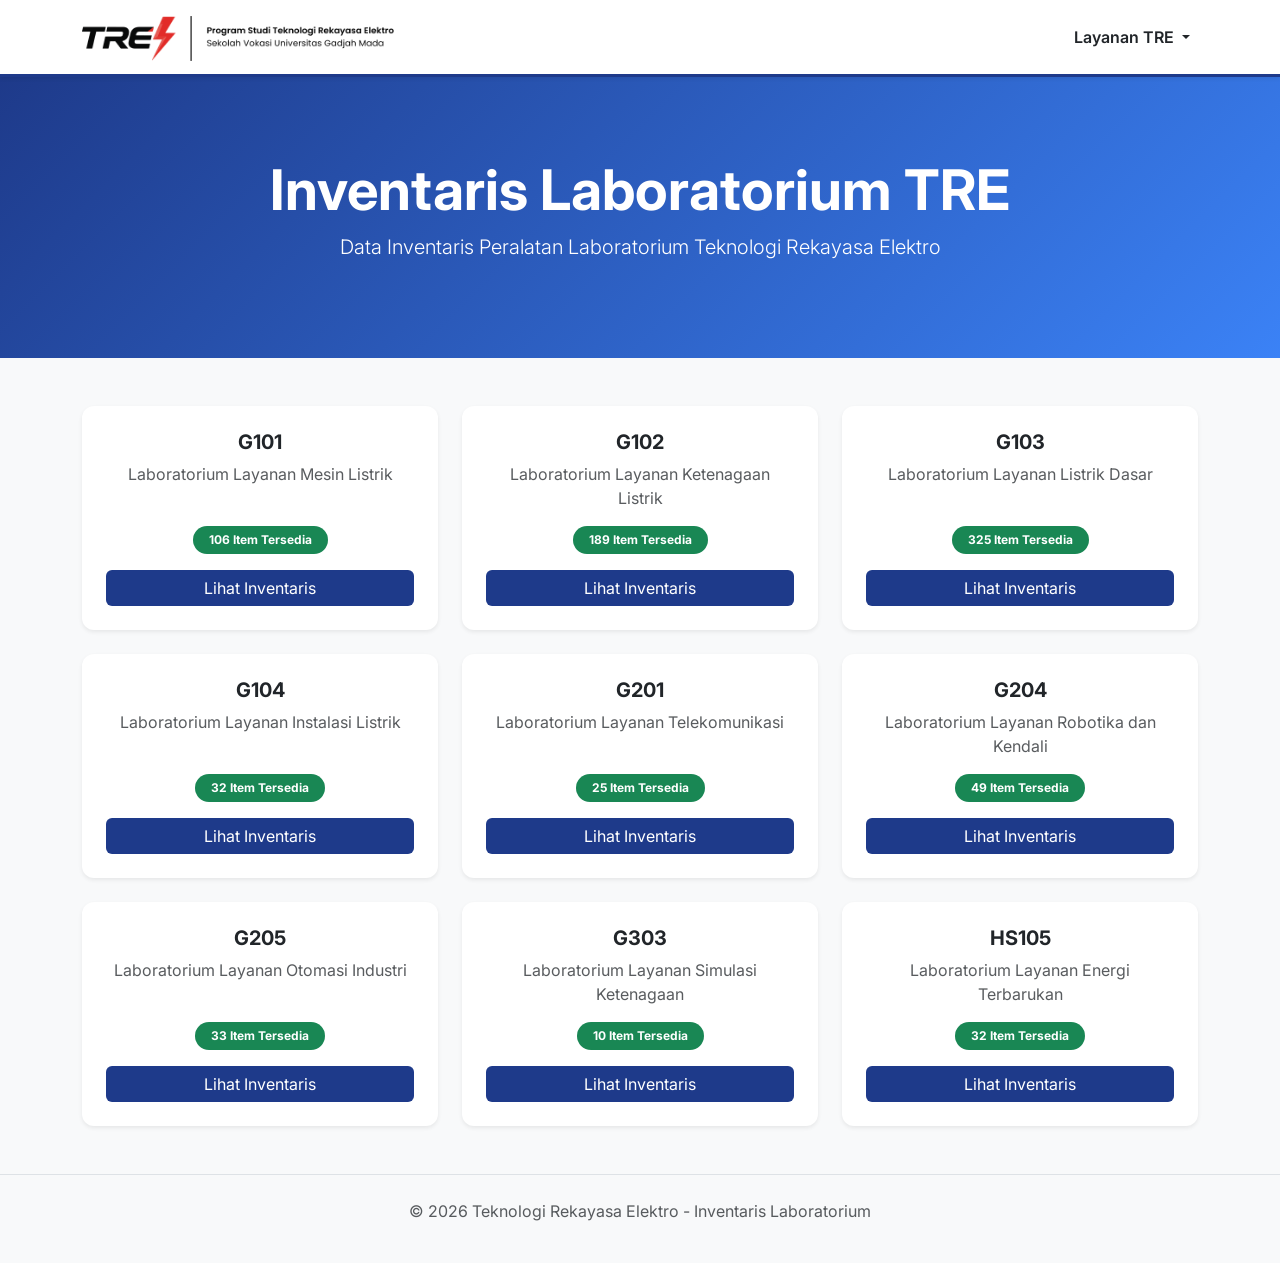
<file: index.html>
﻿<!DOCTYPE html>
<html lang="id">
<head>
    <meta charset="UTF-8">
    <meta name="viewport" content="width=device-width, initial-scale=1.0">
    <title>Inventaris Laboratorium - Teknologi Rekayasa Elektro</title>
    
    <link href="https://cdn.jsdelivr.net/npm/bootstrap@5.3.0/dist/css/bootstrap.min.css" rel="stylesheet">
    <link href="https://fonts.googleapis.com/css2?family=Inter:wght@400;600;700&display=swap" rel="stylesheet">
    <link rel="stylesheet" href="https://cdn.jsdelivr.net/npm/bootstrap-icons@1.10.5/font/bootstrap-icons.css">
    
    <style>
        body { 
            font-family: 'Inter', sans-serif; 
            background-color: #f8f9fa; 
            margin: 0;
        }
        .hero-section { 
            background: linear-gradient(135deg, #1e3a8a 0%, #3b82f6 100%); 
            color: white; 
            padding: 80px 0; 
        }
        .card { 
            border: none; 
            transition: transform 0.3s; 
            border-radius: 12px; 
        }
        .card:hover { 
            transform: translateY(-10px); 
            box-shadow: 0 10px 20px rgba(0,0,0,0.1); 
        }
        .btn-primary { 
            background-color: #1e3a8a; 
            border: none; 
        }
        /* Efek hover untuk menu dropdown agar seragam dengan halaman lain */
        .dropdown-item:hover {
            background-color: #eff6ff;
            color: #1e3a8a;
        }
    </style>
</head>
<body>

    <nav class="navbar navbar-expand-lg bg-white shadow-sm sticky-top" style="border-bottom: 3px solid #1e3a8a;">
        <div class="container">
            <a class="navbar-brand" href="https://tresvugm.github.io/">
                <img src="images/Logo TRE Banner (Colour).png" alt="Logo TRE UGM" height="45" class="d-inline-block align-text-top">
            </a>
            
            <button class="navbar-toggler border-0" type="button" data-bs-toggle="collapse" data-bs-target="#navbarUtama">
                <span class="navbar-toggler-icon"></span>
            </button>
            
            <div class="collapse navbar-collapse justify-content-end" id="navbarUtama">
                                                <ul class="navbar-nav">
                    <li class="nav-item dropdown">
                        <a class="nav-link dropdown-toggle text-dark fw-semibold" href="#" id="navbarDropdown" role="button" data-bs-toggle="dropdown" aria-expanded="false">
                            Layanan TRE
                        </a>
                        <ul class="dropdown-menu dropdown-menu-end shadow-sm border-0 mt-2" aria-labelledby="navbarDropdown">
                            <li>
                                <a class="dropdown-item d-flex align-items-center py-2" href="https://tresvugm.github.io/">
                                    <i class="bi bi-house-door me-2 text-primary"></i> Beranda
                                </a>
                            </li>
                            <li><hr class="dropdown-divider"></li>
                            <li>
                                <a class="dropdown-item d-flex align-items-center py-2" href="https://tresvugm.github.io/praktikum.html">
                                    <i class="bi bi-journal-code me-2 text-primary"></i> Praktikum
                                </a>
                            </li>
                            <li>
                                <a class="dropdown-item d-flex align-items-center py-2" href="https://tresvugm.github.io/Magang-TRE/">
                                    <i class="bi bi-briefcase me-2 text-primary"></i> Magang
                                </a>
                            </li>
                            <li>
                                <a class="dropdown-item d-flex align-items-center py-2" href="https://tresvugm.github.io/Tugas-Akhir-TRE/">
                                    <i class="bi bi-mortarboard me-2 text-primary"></i> Tugas Akhir
                                </a>
                            </li>
                            <li>
                                <a class="dropdown-item d-flex align-items-center py-2" href="https://tresvugm.github.io/Prestasi-TRE/">
                                    <i class="bi bi-trophy me-2 text-primary"></i> Prestasi
                                </a>
                            </li>
                            <li>
                                <a class="dropdown-item d-flex align-items-center py-2" href="https://tresvugm.github.io/Dokumen-Penunjang-TRE/">
                                    <i class="bi bi-folder2-open me-2 text-primary"></i> Dokumen Penunjang
                                </a>
                            </li>
                        </ul>
                    </li>
                </ul>
                    </li>
                </ul>
            </div>
        </div>
    </nav>
    <header class="hero-section text-center">
        <div class="container">
            <h1 class="display-4 fw-bold">Inventaris Laboratorium TRE</h1>
            <p class="lead">Data Inventaris Peralatan Laboratorium Teknologi Rekayasa Elektro</p>
        </div>
    </header>

    <main class="container my-5">
        <div class="row g-4">
            
            <div class="col-md-4">
                <div class="card h-100 shadow-sm">
                    <div class="card-body text-center p-4 d-flex flex-column">
                        <h3 class="card-title h5 fw-bold">G101</h3>
                        <p class="card-text text-muted">Laboratorium Layanan Mesin Listrik</p>
                        <span id="jumlah-g101" class="badge rounded-pill bg-success mb-3 px-3 py-2 w-auto mx-auto mt-auto">Memuat data...</span>
                        <a href="daftar-laboratorium/G101-Layanan-Mesin-Listrik.html" class="btn btn-primary w-100">Lihat Inventaris</a>
                    </div>
                </div>
            </div>

            <div class="col-md-4">
                <div class="card h-100 shadow-sm">
                    <div class="card-body text-center p-4 d-flex flex-column">
                        <h3 class="card-title h5 fw-bold">G102</h3>
                        <p class="card-text text-muted">Laboratorium Layanan Ketenagaan Listrik</p>
                        <span id="jumlah-g102" class="badge rounded-pill bg-success mb-3 px-3 py-2 w-auto mx-auto mt-auto">Memuat data...</span>
                        <a href="daftar-laboratorium/G102-Layanan-Ketenagaan-Listrik.html" class="btn btn-primary w-100">Lihat Inventaris</a>
                    </div>
                </div>
            </div>

            <div class="col-md-4">
                <div class="card h-100 shadow-sm">
                    <div class="card-body text-center p-4 d-flex flex-column">
                        <h3 class="card-title h5 fw-bold">G103</h3>
                        <p class="card-text text-muted">Laboratorium Layanan Listrik Dasar</p>
                        <span id="jumlah-g103" class="badge rounded-pill bg-success mb-3 px-3 py-2 w-auto mx-auto mt-auto">Memuat data...</span>
                        <a href="daftar-laboratorium/G103-Layanan-Listrik-Dasar.html" class="btn btn-primary w-100">Lihat Inventaris</a>
                    </div>
                </div>
            </div>

            <div class="col-md-4">
                <div class="card h-100 shadow-sm">
                    <div class="card-body text-center p-4 d-flex flex-column">
                        <h3 class="card-title h5 fw-bold">G104</h3>
                        <p class="card-text text-muted">Laboratorium Layanan Instalasi Listrik</p>
                        <span id="jumlah-g104" class="badge rounded-pill bg-success mb-3 px-3 py-2 w-auto mx-auto mt-auto">Memuat data...</span>
                        <a href="daftar-laboratorium/G104-Layanan-Instalasi-Listrik.html" class="btn btn-primary w-100">Lihat Inventaris</a>
                    </div>
                </div>
            </div>

            <div class="col-md-4">
                <div class="card h-100 shadow-sm">
                    <div class="card-body text-center p-4 d-flex flex-column">
                        <h3 class="card-title h5 fw-bold">G201</h3>
                        <p class="card-text text-muted">Laboratorium Layanan Telekomunikasi</p>
                        <span id="jumlah-g201" class="badge rounded-pill bg-success mb-3 px-3 py-2 w-auto mx-auto mt-auto">Memuat data...</span>
                        <a href="daftar-laboratorium/G201-Layanan-Telekomunikasi.html" class="btn btn-primary w-100">Lihat Inventaris</a>
                    </div>
                </div>
            </div>

            <div class="col-md-4">
                <div class="card h-100 shadow-sm">
                    <div class="card-body text-center p-4 d-flex flex-column">
                        <h3 class="card-title h5 fw-bold">G204</h3>
                        <p class="card-text text-muted">Laboratorium Layanan Robotika dan Kendali</p>
                        <span id="jumlah-g204" class="badge rounded-pill bg-success mb-3 px-3 py-2 w-auto mx-auto mt-auto">Memuat data...</span>
                        <a href="daftar-laboratorium/G204-Layanan_Robotika-dan-Kendali.html" class="btn btn-primary w-100">Lihat Inventaris</a>
                    </div>
                </div>
            </div>

            <div class="col-md-4">
                <div class="card h-100 shadow-sm">
                    <div class="card-body text-center p-4 d-flex flex-column">
                        <h3 class="card-title h5 fw-bold">G205</h3>
                        <p class="card-text text-muted">Laboratorium Layanan Otomasi Industri</p>
                        <span id="jumlah-g205" class="badge rounded-pill bg-success mb-3 px-3 py-2 w-auto mx-auto mt-auto">Memuat data...</span>
                        <a href="daftar-laboratorium/G205-Layanan-Otomasi-Industri.html" class="btn btn-primary w-100">Lihat Inventaris</a>
                    </div>
                </div>
            </div>

            <div class="col-md-4">
                <div class="card h-100 shadow-sm">
                    <div class="card-body text-center p-4 d-flex flex-column">
                        <h3 class="card-title h5 fw-bold">G303</h3>
                        <p class="card-text text-muted">Laboratorium Layanan Simulasi Ketenagaan</p>
                        <span id="jumlah-g303" class="badge rounded-pill bg-success mb-3 px-3 py-2 w-auto mx-auto mt-auto">Memuat data...</span>
                        <a href="daftar-laboratorium/G303-Layanan-Simulasi-Ketenagaan.html" class="btn btn-primary w-100">Lihat Inventaris</a>
                    </div>
                </div>
            </div>

            <div class="col-md-4">
                <div class="card h-100 shadow-sm">
                    <div class="card-body text-center p-4 d-flex flex-column">
                        <h3 class="card-title h5 fw-bold">HS105</h3>
                        <p class="card-text text-muted">Laboratorium Layanan Energi Terbarukan</p>
                        <span id="jumlah-hs105" class="badge rounded-pill bg-success mb-3 px-3 py-2 w-auto mx-auto mt-auto">Memuat data...</span>
                        <a href="daftar-laboratorium/HS105-Layanan-Energi-Terbarukan.html" class="btn btn-primary w-100">Lihat Inventaris</a>
                    </div>
                </div>
            </div>

        </div>
    </main>

    <footer class="text-center py-4 text-muted border-top">
        <p>&copy; 2026 Teknologi Rekayasa Elektro - Inventaris Laboratorium</p>
    </footer>

    <script src="https://cdn.jsdelivr.net/npm/bootstrap@5.3.0/dist/js/bootstrap.bundle.min.js"></script>

    <script>
        function hitungJumlahAlat(idElemen, urlJson) {
            const elemen = document.getElementById(idElemen);
            
            fetch(urlJson)
                .then(response => {
                    if (!response.ok) throw new Error('File tidak ditemukan');
                    return response.json();
                })
                .then(data => {
                    elemen.innerText = data.length + " Item Tersedia";
                })
                .catch(error => {
                    console.error("Belum ada data untuk: " + urlJson);
                    elemen.innerText = "0 Item Tersedia";
                    elemen.classList.replace('bg-success', 'bg-secondary'); // Ubah warna jadi abu-abu
                });
        }

        document.addEventListener("DOMContentLoaded", function() {
            
            hitungJumlahAlat('jumlah-g101', 'data/g101-data.json');
            hitungJumlahAlat('jumlah-g102', 'data/g102-data.json');
            hitungJumlahAlat('jumlah-g103', 'data/g103-data.json');
            hitungJumlahAlat('jumlah-g104', 'data/g104-data.json');
            hitungJumlahAlat('jumlah-g201', 'data/g201-data.json');
            hitungJumlahAlat('jumlah-g204', 'data/g204-data.json');
            hitungJumlahAlat('jumlah-g205', 'data/g205-data.json');
            hitungJumlahAlat('jumlah-g303', 'data/g303-data.json');
            hitungJumlahAlat('jumlah-hs105', 'data/hs105-data.json');
            
        });
    </script>
</body>
</html>
</file>
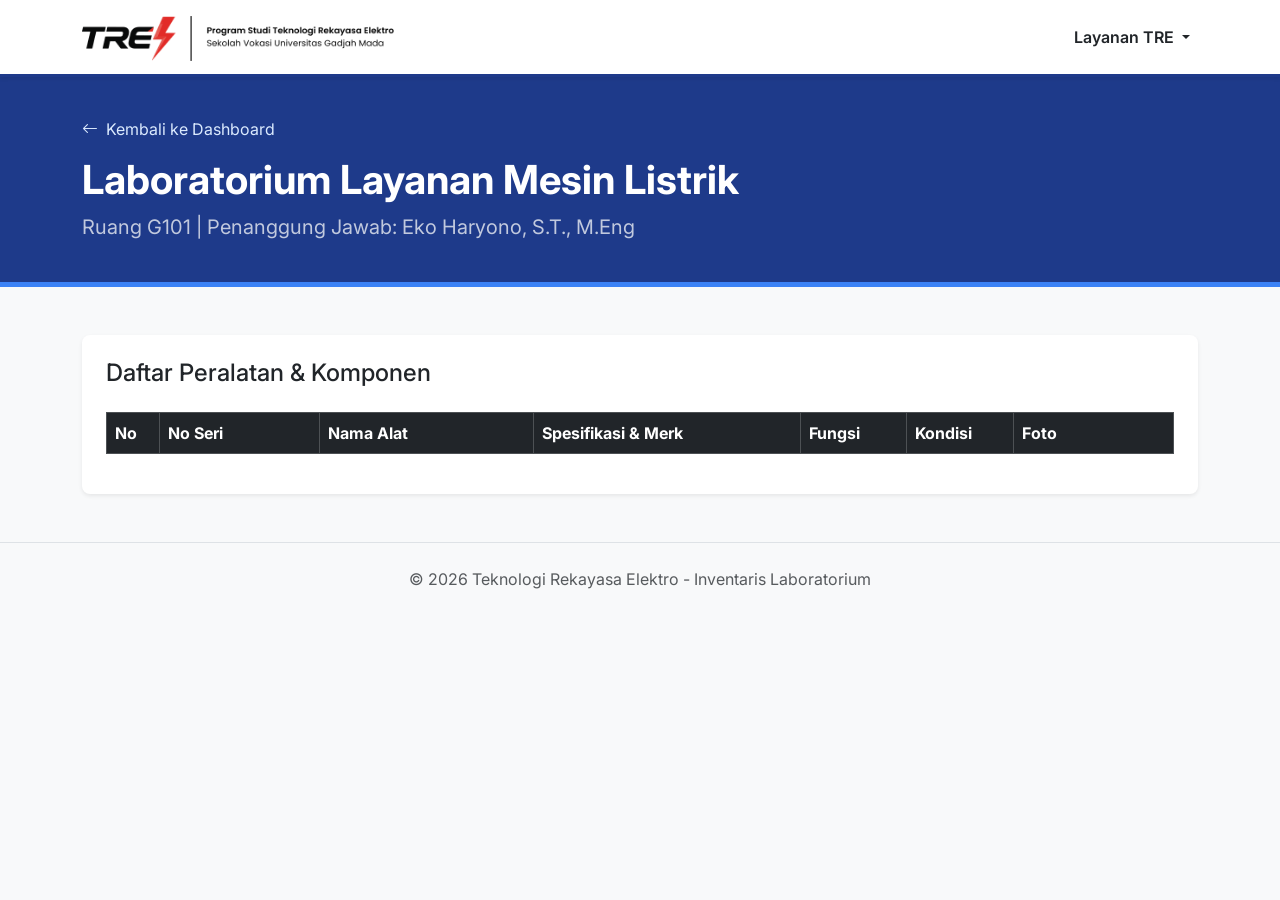
<file: daftar-laboratorium/G101-Layanan-Mesin-Listrik.html>
﻿<!DOCTYPE html>
<html lang="id">
<head>
    <meta charset="UTF-8">
    <meta name="viewport" content="width=device-width, initial-scale=1.0">
    <title>Inventaris - G101 Mesin Listrik</title>
    
    <link href="https://cdn.jsdelivr.net/npm/bootstrap@5.3.0/dist/css/bootstrap.min.css" rel="stylesheet">
    <link rel="stylesheet" href="https://cdn.datatables.net/1.13.6/css/dataTables.bootstrap5.min.css">
    <link href="https://fonts.googleapis.com/css2?family=Inter:wght@400;600;700&display=swap" rel="stylesheet">
    <link rel="stylesheet" href="https://cdn.jsdelivr.net/npm/bootstrap-icons@1.10.5/font/bootstrap-icons.css">
    
    <style>
        body { 
            font-family: 'Inter', sans-serif; 
            background-color: #f8f9fa; 
        }
        .header-lab { 
            background-color: #1e3a8a; 
            color: white; 
            padding: 40px 0; 
            border-bottom: 5px solid #3b82f6; 
        }
        .btn-kembali {
            color: #dbeafe;
            text-decoration: none;
            display: inline-flex;
            align-items: center;
            margin-bottom: 15px;
        }
        .btn-kembali:hover {
            color: white;
            text-decoration: underline;
        }
        /* Desain untuk label status kondisi */
        .badge-baik { background-color: #198754; color: white; padding: 5px 10px; border-radius: 6px; font-weight: normal;}
        .badge-rusak { background-color: #dc3545; color: white; padding: 5px 10px; border-radius: 6px; font-weight: normal;}
        .badge-perbaikan { background-color: #ffc107; color: black; padding: 5px 10px; border-radius: 6px; font-weight: normal;}

        .dropdown-item:hover {
            background-color: #eff6ff;
            color: #1e3a8a;
        }
    </style>
</head>
<body>

    <nav class="navbar navbar-expand-lg bg-white shadow-sm sticky-top" style="border-bottom: 3px solid #1e3a8a;">
        <div class="container">
            <a class="navbar-brand" href="https://tresvugm.github.io/">
                <img src="../images/Logo TRE Banner (Colour).png" alt="Logo TRE UGM" height="45" class="d-inline-block align-text-top">
            </a>
            
            <button class="navbar-toggler border-0" type="button" data-bs-toggle="collapse" data-bs-target="#navbarUtama">
                <span class="navbar-toggler-icon"></span>
            </button>
            
            <div class="collapse navbar-collapse justify-content-end" id="navbarUtama">
                                                <ul class="navbar-nav">
                    <li class="nav-item dropdown">
                        <a class="nav-link dropdown-toggle text-dark fw-semibold" href="#" id="navbarDropdown" role="button" data-bs-toggle="dropdown" aria-expanded="false">
                            Layanan TRE
                        </a>
                        <ul class="dropdown-menu dropdown-menu-end shadow-sm border-0 mt-2" aria-labelledby="navbarDropdown">
                            <li>
                                <a class="dropdown-item d-flex align-items-center py-2" href="https://tresvugm.github.io/">
                                    <i class="bi bi-house-door me-2 text-primary"></i> Beranda
                                </a>
                            </li>
                            <li><hr class="dropdown-divider"></li>
                            <li>
                                <a class="dropdown-item d-flex align-items-center py-2" href="https://tresvugm.github.io/praktikum.html">
                                    <i class="bi bi-journal-code me-2 text-primary"></i> Praktikum
                                </a>
                            </li>
                            <li>
                                <a class="dropdown-item d-flex align-items-center py-2" href="https://tresvugm.github.io/Magang-TRE/">
                                    <i class="bi bi-briefcase me-2 text-primary"></i> Magang
                                </a>
                            </li>
                            <li>
                                <a class="dropdown-item d-flex align-items-center py-2" href="https://tresvugm.github.io/Tugas-Akhir-TRE/">
                                    <i class="bi bi-mortarboard me-2 text-primary"></i> Tugas Akhir
                                </a>
                            </li>
                            <li>
                                <a class="dropdown-item d-flex align-items-center py-2" href="https://tresvugm.github.io/Prestasi-TRE/">
                                    <i class="bi bi-trophy me-2 text-primary"></i> Prestasi
                                </a>
                            </li>
                            <li>
                                <a class="dropdown-item d-flex align-items-center py-2" href="https://tresvugm.github.io/Dokumen-Penunjang-TRE/">
                                    <i class="bi bi-folder2-open me-2 text-primary"></i> Dokumen Penunjang
                                </a>
                            </li>
                        </ul>
                    </li>
                </ul>
                    </li>
                </ul>
            </div>
        </div>
    </nav>

    <header class="header-lab">
        <div class="container">
            <a href="../index.html" class="btn-kembali"><i class="bi bi-arrow-left me-2"></i> Kembali ke Dashboard</a>
            <h1 class="fw-bold">Laboratorium Layanan Mesin Listrik</h1>
            <p class="mb-0 fs-5 text-light opacity-75">Ruang G101 | Penanggung Jawab: Eko Haryono, S.T., M.Eng</p>
        </div>
    </header>

    <main class="container my-5">
        <div class="card shadow-sm border-0 rounded-3">
            <div class="card-body p-4">
                <h4 class="mb-4">Daftar Peralatan & Komponen</h4>
                
                <div class="table-responsive">
                    <table id="tabelInventaris" class="table table-striped table-hover table-bordered align-middle" style="width:100%">
                        <thead class="table-dark">
                            <tr>
                                <th width="5%">No</th>
                                <th width="15%">No Seri</th>
                                <th width="20%">Nama Alat</th>
                                <th width="25%">Spesifikasi & Merk</th>
                                <th width="10%">Fungsi</th>
                                <th width="10%">Kondisi</th>
                                <th width="15%">Foto</th>
                            </tr>
                        </thead>
                        <tbody>
                        </tbody>
                    </table>
                </div>
            </div>
        </div>
    </main>

    <footer class="text-center py-4 text-muted mt-5 border-top">
        <p>&copy; 2026 Teknologi Rekayasa Elektro - Inventaris Laboratorium</p>
    </footer>

    <script src="https://code.jquery.com/jquery-3.7.0.min.js"></script>
    <script src="https://cdn.jsdelivr.net/npm/bootstrap@5.3.0/dist/js/bootstrap.bundle.min.js"></script>
    <script src="https://cdn.datatables.net/1.13.6/js/jquery.dataTables.min.js"></script>
    <script src="https://cdn.datatables.net/1.13.6/js/dataTables.bootstrap5.min.js"></script>

    <script>
        $(document).ready(function() {
            var t = $('#tabelInventaris').DataTable({
                "order": [[5, 'asc']],
                "ajax": {
                    "url": "../data/g101-data.json", 
                    "dataSrc": "" 
                },
                "columns": [
                    { 
                        "data": null,
                        "defaultContent": "",
                        "orderable": false 
                    },
                    { "data": "No Seri" }, 
                    { "data": "Nama Alat" }, 
                    { 
                        "data": null,
                        "render": function (data, type, row) {
                            return "<strong>" + row["Merk"] + "</strong><br><small>" + row["Spesifikasi"] + "</small>";
                        }
                    },
                    { "data": "Fungsi" }, 
                    { 
                        "data": "Kondisi",
                        "render": function(data, type, row) {
                            var kondisi = data ? data.trim() : ""; 
                            
                            if (kondisi === "Baik" || kondisi === "Bagus") {
                                return '<span class="badge-baik">Bagus</span>';
                            } else if (kondisi === "Rusak") {
                                return '<span class="badge-rusak">Rusak</span>';
                            } else {
                                return '<span class="badge-perbaikan">' + kondisi + '</span>';
                            }
                        }
                    },
                    { 
                        "data": "Foto Alat",
                        "render": function(data, type, row) {
                            if (data && data.trim() !== "") {
                                return '<a href="' + data + '" target="_blank" class="btn btn-sm btn-outline-primary"><i class="bi bi-image"></i> Cek Foto</a>';
                            }
                            return '<span class="text-muted">-</span>';
                        }
                    }
                ],
                "language": {
                    "search": "Cari Alat:",
                    "lengthMenu": "Tampilkan _MENU_ alat per halaman",
                    "info": "Menampilkan _START_ sampai _END_ dari _TOTAL_ alat",
                    "infoEmpty": "Tidak ada data alat",
                    "infoFiltered": "(disaring dari total _MAX_ alat)",
                    "zeroRecords": "Alat yang dicari tidak ditemukan",
                    "paginate": {
                        "first": "Pertama",
                        "last": "Terakhir",
                        "next": "Selanjutnya",
                        "previous": "Sebelumnya"
                    }
                }
            });

            t.on('order.dt search.dt', function () {
                t.column(0, {search:'applied', order:'applied'}).nodes().each( function (cell, i) {
                    cell.innerHTML = i + 1;
                });
            }).draw();
        });
    </script>
</body>
</html>
</file>
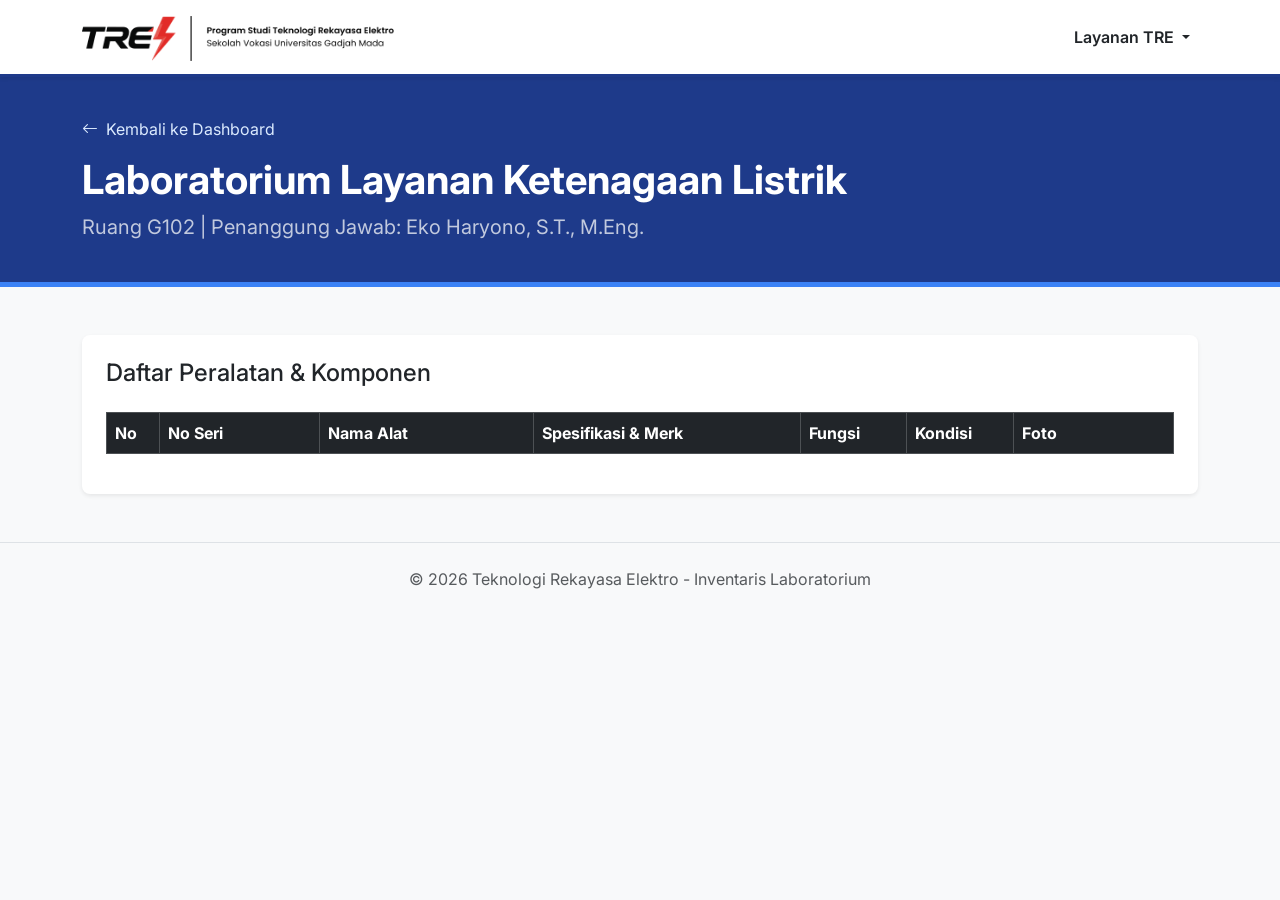
<file: daftar-laboratorium/G102-Layanan-Ketenagaan-Listrik.html>
﻿<!DOCTYPE html>
<html lang="id">
<head>
    <meta charset="UTF-8">
    <meta name="viewport" content="width=device-width, initial-scale=1.0">
    <title>Inventaris - G102 Ketenagaan Listrik</title>
    
    <link href="https://cdn.jsdelivr.net/npm/bootstrap@5.3.0/dist/css/bootstrap.min.css" rel="stylesheet">
    <link rel="stylesheet" href="https://cdn.datatables.net/1.13.6/css/dataTables.bootstrap5.min.css">
    <link href="https://fonts.googleapis.com/css2?family=Inter:wght@400;600;700&display=swap" rel="stylesheet">
    <link rel="stylesheet" href="https://cdn.jsdelivr.net/npm/bootstrap-icons@1.10.5/font/bootstrap-icons.css">
    
    <style>
        body { 
            font-family: 'Inter', sans-serif; 
            background-color: #f8f9fa; 
        }
        .header-lab { 
            background-color: #1e3a8a; 
            color: white; 
            padding: 40px 0; 
            border-bottom: 5px solid #3b82f6; 
        }
        .btn-kembali {
            color: #dbeafe;
            text-decoration: none;
            display: inline-flex;
            align-items: center;
            margin-bottom: 15px;
        }
        .btn-kembali:hover {
            color: white;
            text-decoration: underline;
        }
        /* Desain untuk label status kondisi */
        .badge-baik { background-color: #198754; color: white; padding: 5px 10px; border-radius: 6px; font-weight: normal;}
        .badge-rusak { background-color: #dc3545; color: white; padding: 5px 10px; border-radius: 6px; font-weight: normal;}
        .badge-perbaikan { background-color: #ffc107; color: black; padding: 5px 10px; border-radius: 6px; font-weight: normal;}

        .dropdown-item:hover {
            background-color: #eff6ff;
            color: #1e3a8a;
        }
    </style>
</head>
<body>

    <nav class="navbar navbar-expand-lg bg-white shadow-sm sticky-top" style="border-bottom: 3px solid #1e3a8a;">
        <div class="container">
            <a class="navbar-brand" href="https://tresvugm.github.io/">
                <img src="../images/Logo TRE Banner (Colour).png" alt="Logo TRE UGM" height="45" class="d-inline-block align-text-top">
            </a>
            
            <button class="navbar-toggler border-0" type="button" data-bs-toggle="collapse" data-bs-target="#navbarUtama">
                <span class="navbar-toggler-icon"></span>
            </button>
            
            <div class="collapse navbar-collapse justify-content-end" id="navbarUtama">
                                                <ul class="navbar-nav">
                    <li class="nav-item dropdown">
                        <a class="nav-link dropdown-toggle text-dark fw-semibold" href="#" id="navbarDropdown" role="button" data-bs-toggle="dropdown" aria-expanded="false">
                            Layanan TRE
                        </a>
                        <ul class="dropdown-menu dropdown-menu-end shadow-sm border-0 mt-2" aria-labelledby="navbarDropdown">
                            <li>
                                <a class="dropdown-item d-flex align-items-center py-2" href="https://tresvugm.github.io/">
                                    <i class="bi bi-house-door me-2 text-primary"></i> Beranda
                                </a>
                            </li>
                            <li><hr class="dropdown-divider"></li>
                            <li>
                                <a class="dropdown-item d-flex align-items-center py-2" href="https://tresvugm.github.io/praktikum.html">
                                    <i class="bi bi-journal-code me-2 text-primary"></i> Praktikum
                                </a>
                            </li>
                            <li>
                                <a class="dropdown-item d-flex align-items-center py-2" href="https://tresvugm.github.io/Magang-TRE/">
                                    <i class="bi bi-briefcase me-2 text-primary"></i> Magang
                                </a>
                            </li>
                            <li>
                                <a class="dropdown-item d-flex align-items-center py-2" href="https://tresvugm.github.io/Tugas-Akhir-TRE/">
                                    <i class="bi bi-mortarboard me-2 text-primary"></i> Tugas Akhir
                                </a>
                            </li>
                            <li>
                                <a class="dropdown-item d-flex align-items-center py-2" href="https://tresvugm.github.io/Prestasi-TRE/">
                                    <i class="bi bi-trophy me-2 text-primary"></i> Prestasi
                                </a>
                            </li>
                            <li>
                                <a class="dropdown-item d-flex align-items-center py-2" href="https://tresvugm.github.io/Dokumen-Penunjang-TRE/">
                                    <i class="bi bi-folder2-open me-2 text-primary"></i> Dokumen Penunjang
                                </a>
                            </li>
                        </ul>
                    </li>
                </ul>
                    </li>
                </ul>
            </div>
        </div>
    </nav>

    <header class="header-lab">
        <div class="container">
            <a href="../index.html" class="btn-kembali"><i class="bi bi-arrow-left me-2"></i> Kembali ke Dashboard</a>
            <h1 class="fw-bold">Laboratorium Layanan Ketenagaan Listrik</h1>
            <p class="mb-0 fs-5 text-light opacity-75">Ruang G102 | Penanggung Jawab: Eko Haryono, S.T., M.Eng.</p>
        </div>
    </header>

    <main class="container my-5">
        <div class="card shadow-sm border-0 rounded-3">
            <div class="card-body p-4">
                <h4 class="mb-4">Daftar Peralatan & Komponen</h4>
                
                <div class="table-responsive">
                    <table id="tabelInventaris" class="table table-striped table-hover table-bordered align-middle" style="width:100%">
                        <thead class="table-dark">
                            <tr>
                                <th width="5%">No</th>
                                <th width="15%">No Seri</th>
                                <th width="20%">Nama Alat</th>
                                <th width="25%">Spesifikasi & Merk</th>
                                <th width="10%">Fungsi</th>
                                <th width="10%">Kondisi</th>
                                <th width="15%">Foto</th>
                            </tr>
                        </thead>
                        <tbody>
                        </tbody>
                    </table>
                </div>
            </div>
        </div>
    </main>

    <footer class="text-center py-4 text-muted mt-5 border-top">
        <p>&copy; 2026 Teknologi Rekayasa Elektro - Inventaris Laboratorium</p>
    </footer>

    <script src="https://code.jquery.com/jquery-3.7.0.min.js"></script>
    <script src="https://cdn.jsdelivr.net/npm/bootstrap@5.3.0/dist/js/bootstrap.bundle.min.js"></script>
    <script src="https://cdn.datatables.net/1.13.6/js/jquery.dataTables.min.js"></script>
    <script src="https://cdn.datatables.net/1.13.6/js/dataTables.bootstrap5.min.js"></script>

    <script>
        $(document).ready(function() {
            var t = $('#tabelInventaris').DataTable({
                "order": [[5, 'asc']], 
                "ajax": {
                    "url": "../data/g102-data.json", //Note: Sesuaikan dengan nama file json untuk update data inventaris
                    "dataSrc": "" 
                },
                "columns": [
                    { 
                        "data": null,
                        "defaultContent": "",
                        "orderable": false
                    },
                    { "data": "No Seri" }, 
                    { "data": "Nama Alat" }, 
                    { 
                        "data": null,
                        "render": function (data, type, row) {
                            return "<strong>" + row["Merk"] + "</strong><br><small>" + row["Spesifikasi"] + "</small>";
                        }
                    },
                    { "data": "Fungsi" }, 
                    { 
                        "data": "Kondisi",
                        "render": function(data, type, row) {
                            var kondisi = data ? data.trim() : ""; 
                            
                            if (kondisi === "Baik" || kondisi === "Bagus") {
                                return '<span class="badge-baik">Bagus</span>';
                            } else if (kondisi === "Rusak") {
                                return '<span class="badge-rusak">Rusak</span>';
                            } else {
                                return '<span class="badge-perbaikan">' + kondisi + '</span>';
                            }
                        }
                    },
                    { 
                        "data": "Foto Alat",
                        "render": function(data, type, row) {
                            if (data && data.trim() !== "") {
                                return '<a href="' + data + '" target="_blank" class="btn btn-sm btn-outline-primary"><i class="bi bi-image"></i> Cek Foto</a>';
                            }
                            return '<span class="text-muted">-</span>';
                        }
                    }
                ],
                "language": {
                    "search": "Cari Alat:",
                    "lengthMenu": "Tampilkan _MENU_ alat per halaman",
                    "info": "Menampilkan _START_ sampai _END_ dari _TOTAL_ alat",
                    "infoEmpty": "Tidak ada data alat",
                    "infoFiltered": "(disaring dari total _MAX_ alat)",
                    "zeroRecords": "Alat yang dicari tidak ditemukan",
                    "paginate": {
                        "first": "Pertama",
                        "last": "Terakhir",
                        "next": "Selanjutnya",
                        "previous": "Sebelumnya"
                    }
                }
            });

            t.on('order.dt search.dt', function () {
                t.column(0, {search:'applied', order:'applied'}).nodes().each( function (cell, i) {
                    cell.innerHTML = i + 1;
                });
            }).draw();
        });
    </script>
</body>
</html>
</file>
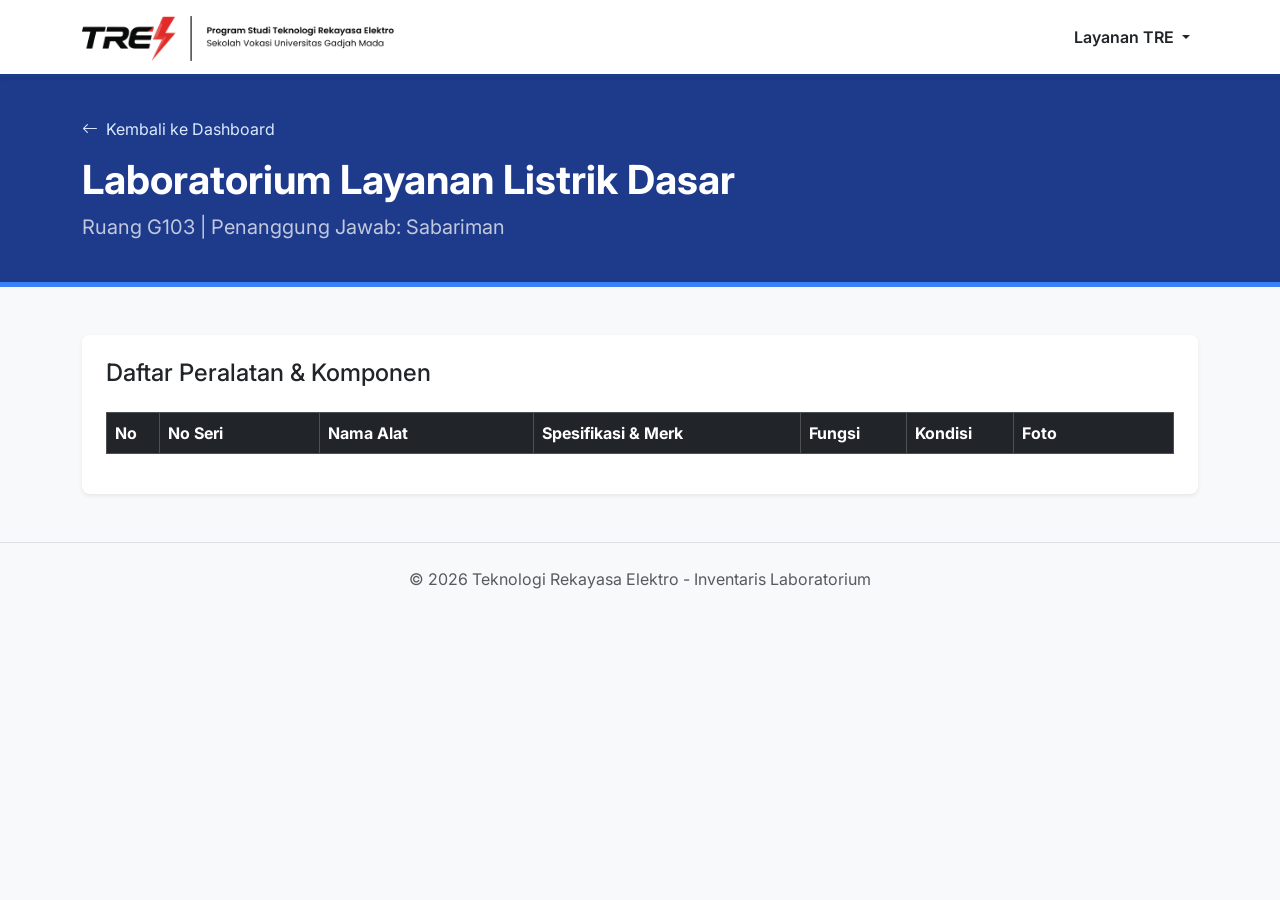
<file: daftar-laboratorium/G103-Layanan-Listrik-Dasar.html>
﻿<!DOCTYPE html>
<html lang="id">
<head>
    <meta charset="UTF-8">
    <meta name="viewport" content="width=device-width, initial-scale=1.0">
    <title>Inventaris - G103 Listrik Dasar</title>
    
    <link href="https://cdn.jsdelivr.net/npm/bootstrap@5.3.0/dist/css/bootstrap.min.css" rel="stylesheet">
    <link rel="stylesheet" href="https://cdn.datatables.net/1.13.6/css/dataTables.bootstrap5.min.css">
    <link href="https://fonts.googleapis.com/css2?family=Inter:wght@400;600;700&display=swap" rel="stylesheet">
    <link rel="stylesheet" href="https://cdn.jsdelivr.net/npm/bootstrap-icons@1.10.5/font/bootstrap-icons.css">
    
    <style>
        body { 
            font-family: 'Inter', sans-serif; 
            background-color: #f8f9fa; 
        }
        .header-lab { 
            background-color: #1e3a8a; 
            color: white; 
            padding: 40px 0; 
            border-bottom: 5px solid #3b82f6; 
        }
        .btn-kembali {
            color: #dbeafe;
            text-decoration: none;
            display: inline-flex;
            align-items: center;
            margin-bottom: 15px;
        }
        .btn-kembali:hover {
            color: white;
            text-decoration: underline;
        }
        /* Desain untuk label status kondisi */
        .badge-baik { background-color: #198754; color: white; padding: 5px 10px; border-radius: 6px; font-weight: normal;}
        .badge-rusak { background-color: #dc3545; color: white; padding: 5px 10px; border-radius: 6px; font-weight: normal;}
        .badge-perbaikan { background-color: #ffc107; color: black; padding: 5px 10px; border-radius: 6px; font-weight: normal;}

        .dropdown-item:hover {
            background-color: #eff6ff;
            color: #1e3a8a;
        }
    </style>
</head>
<body>

    <nav class="navbar navbar-expand-lg bg-white shadow-sm sticky-top" style="border-bottom: 3px solid #1e3a8a;">
        <div class="container">
            <a class="navbar-brand" href="https://tresvugm.github.io/">
                <img src="../images/Logo TRE Banner (Colour).png" alt="Logo TRE UGM" height="45" class="d-inline-block align-text-top">
            </a>
            
            <button class="navbar-toggler border-0" type="button" data-bs-toggle="collapse" data-bs-target="#navbarUtama">
                <span class="navbar-toggler-icon"></span>
            </button>
            
            <div class="collapse navbar-collapse justify-content-end" id="navbarUtama">
                                                <ul class="navbar-nav">
                    <li class="nav-item dropdown">
                        <a class="nav-link dropdown-toggle text-dark fw-semibold" href="#" id="navbarDropdown" role="button" data-bs-toggle="dropdown" aria-expanded="false">
                            Layanan TRE
                        </a>
                        <ul class="dropdown-menu dropdown-menu-end shadow-sm border-0 mt-2" aria-labelledby="navbarDropdown">
                            <li>
                                <a class="dropdown-item d-flex align-items-center py-2" href="https://tresvugm.github.io/">
                                    <i class="bi bi-house-door me-2 text-primary"></i> Beranda
                                </a>
                            </li>
                            <li><hr class="dropdown-divider"></li>
                            <li>
                                <a class="dropdown-item d-flex align-items-center py-2" href="https://tresvugm.github.io/praktikum.html">
                                    <i class="bi bi-journal-code me-2 text-primary"></i> Praktikum
                                </a>
                            </li>
                            <li>
                                <a class="dropdown-item d-flex align-items-center py-2" href="https://tresvugm.github.io/Magang-TRE/">
                                    <i class="bi bi-briefcase me-2 text-primary"></i> Magang
                                </a>
                            </li>
                            <li>
                                <a class="dropdown-item d-flex align-items-center py-2" href="https://tresvugm.github.io/Tugas-Akhir-TRE/">
                                    <i class="bi bi-mortarboard me-2 text-primary"></i> Tugas Akhir
                                </a>
                            </li>
                            <li>
                                <a class="dropdown-item d-flex align-items-center py-2" href="https://tresvugm.github.io/Prestasi-TRE/">
                                    <i class="bi bi-trophy me-2 text-primary"></i> Prestasi
                                </a>
                            </li>
                            <li>
                                <a class="dropdown-item d-flex align-items-center py-2" href="https://tresvugm.github.io/Dokumen-Penunjang-TRE/">
                                    <i class="bi bi-folder2-open me-2 text-primary"></i> Dokumen Penunjang
                                </a>
                            </li>
                        </ul>
                    </li>
                </ul>
                    </li>
                </ul>
            </div>
        </div>
    </nav>

    <header class="header-lab">
        <div class="container">
            <a href="../index.html" class="btn-kembali"><i class="bi bi-arrow-left me-2"></i> Kembali ke Dashboard</a>
            <h1 class="fw-bold">Laboratorium Layanan Listrik Dasar</h1>
            <p class="mb-0 fs-5 text-light opacity-75">Ruang G103 | Penanggung Jawab: Sabariman</p>
        </div>
    </header>

    <main class="container my-5">
        <div class="card shadow-sm border-0 rounded-3">
            <div class="card-body p-4">
                <h4 class="mb-4">Daftar Peralatan & Komponen</h4>
                
                <div class="table-responsive">
                    <table id="tabelInventaris" class="table table-striped table-hover table-bordered align-middle" style="width:100%">
                        <thead class="table-dark">
                            <tr>
                                <th width="5%">No</th>
                                <th width="15%">No Seri</th>
                                <th width="20%">Nama Alat</th>
                                <th width="25%">Spesifikasi & Merk</th>
                                <th width="10%">Fungsi</th>
                                <th width="10%">Kondisi</th>
                                <th width="15%">Foto</th>
                            </tr>
                        </thead>
                        <tbody>
                        </tbody>
                    </table>
                </div>
            </div>
        </div>
    </main>

    <footer class="text-center py-4 text-muted mt-5 border-top">
        <p>&copy; 2026 Teknologi Rekayasa Elektro - Inventaris Laboratorium</p>
    </footer>

    <script src="https://code.jquery.com/jquery-3.7.0.min.js"></script>
    <script src="https://cdn.jsdelivr.net/npm/bootstrap@5.3.0/dist/js/bootstrap.bundle.min.js"></script>
    <script src="https://cdn.datatables.net/1.13.6/js/jquery.dataTables.min.js"></script>
    <script src="https://cdn.datatables.net/1.13.6/js/dataTables.bootstrap5.min.js"></script>

    <script>
        $(document).ready(function() {
            var t = $('#tabelInventaris').DataTable({
                "order": [[5, 'asc']], 
                "ajax": {
                    "url": "../data/g103-data.json", //Note: Sesuaikan dengan nama file json untuk update data inventaris
                    "dataSrc": "" 
                },
                "columns": [
                    { 
                        "data": null,
                        "defaultContent": "",
                        "orderable": false
                    },
                    { "data": "No Seri" }, 
                    { "data": "Nama Alat" }, 
                    { 
                        "data": null,
                        "render": function (data, type, row) {
                            return "<strong>" + row["Merk"] + "</strong><br><small>" + row["Spesifikasi"] + "</small>";
                        }
                    },
                    { "data": "Fungsi" }, 
                    { 
                        "data": "Kondisi",
                        "render": function(data, type, row) {
                            
                            var kondisi = data ? data.trim() : ""; 
                            
                            if (kondisi === "Baik" || kondisi === "Bagus") {
                                return '<span class="badge-baik">Bagus</span>';
                            } else if (kondisi === "Rusak") {
                                return '<span class="badge-rusak">Rusak</span>';
                            } else {
                                return '<span class="badge-perbaikan">' + kondisi + '</span>';
                            }
                        }
                    },
                    { 
                        "data": "Foto Alat",
                        "render": function(data, type, row) {
                            if (data && data.trim() !== "") {
                                return '<a href="' + data + '" target="_blank" class="btn btn-sm btn-outline-primary"><i class="bi bi-image"></i> Cek Foto</a>';
                            }
                            return '<span class="text-muted">-</span>';
                        }
                    }
                ],
                "language": {
                    "search": "Cari Alat:",
                    "lengthMenu": "Tampilkan _MENU_ alat per halaman",
                    "info": "Menampilkan _START_ sampai _END_ dari _TOTAL_ alat",
                    "infoEmpty": "Tidak ada data alat",
                    "infoFiltered": "(disaring dari total _MAX_ alat)",
                    "zeroRecords": "Alat yang dicari tidak ditemukan",
                    "paginate": {
                        "first": "Pertama",
                        "last": "Terakhir",
                        "next": "Selanjutnya",
                        "previous": "Sebelumnya"
                    }
                }
            });

            t.on('order.dt search.dt', function () {
                t.column(0, {search:'applied', order:'applied'}).nodes().each( function (cell, i) {
                    cell.innerHTML = i + 1;
                });
            }).draw();
        });
    </script>
</body>
</html>
</file>
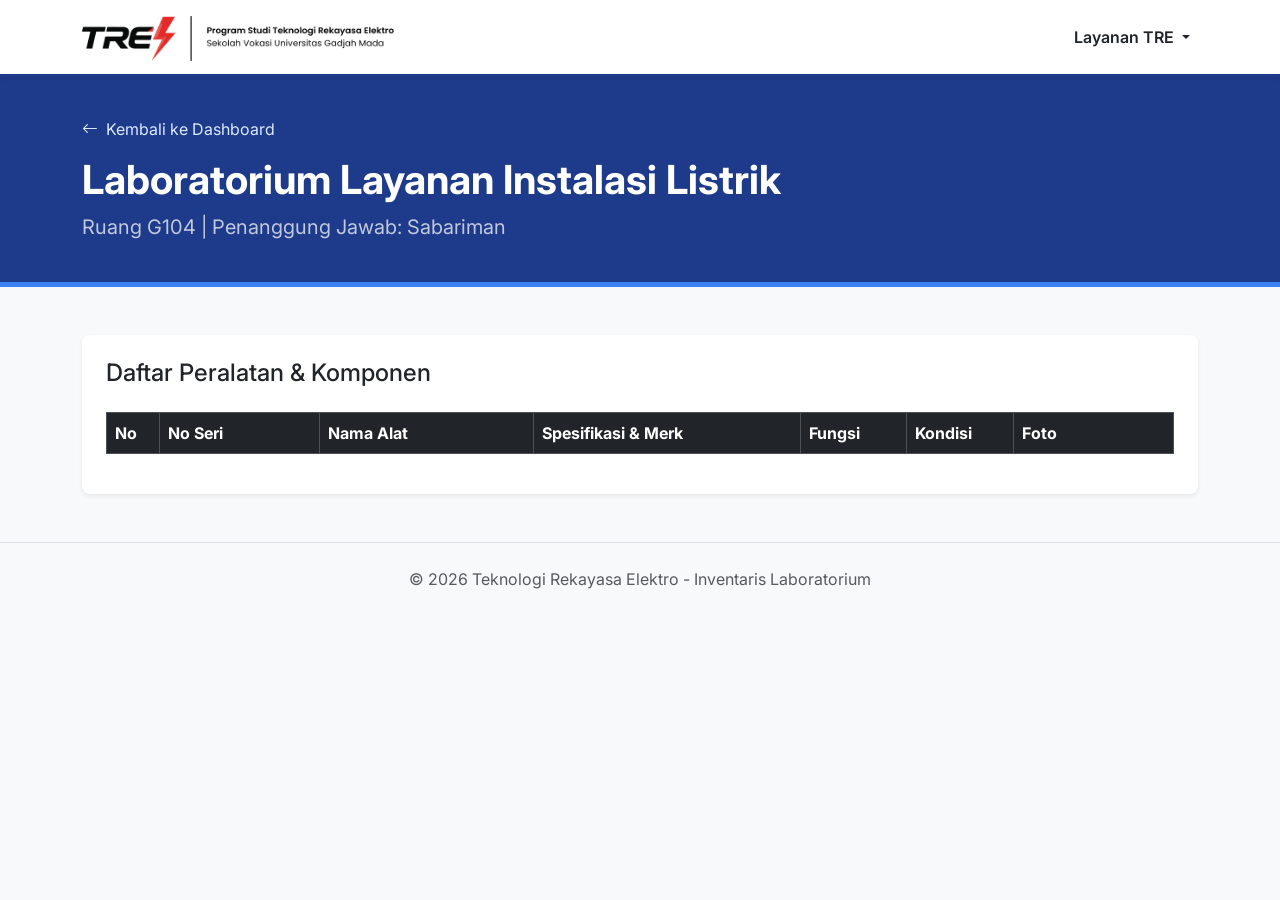
<file: daftar-laboratorium/G104-Layanan-Instalasi-Listrik.html>
﻿<!DOCTYPE html>
<html lang="id">
<head>
    <meta charset="UTF-8">
    <meta name="viewport" content="width=device-width, initial-scale=1.0">
    <title>Inventaris - G104 Instalasi Listrik</title>
    
    <link href="https://cdn.jsdelivr.net/npm/bootstrap@5.3.0/dist/css/bootstrap.min.css" rel="stylesheet">
    <link rel="stylesheet" href="https://cdn.datatables.net/1.13.6/css/dataTables.bootstrap5.min.css">
    <link href="https://fonts.googleapis.com/css2?family=Inter:wght@400;600;700&display=swap" rel="stylesheet">
    <link rel="stylesheet" href="https://cdn.jsdelivr.net/npm/bootstrap-icons@1.10.5/font/bootstrap-icons.css">
    
    <style>
        body { 
            font-family: 'Inter', sans-serif; 
            background-color: #f8f9fa; 
        }
        .header-lab { 
            background-color: #1e3a8a; 
            color: white; 
            padding: 40px 0; 
            border-bottom: 5px solid #3b82f6; 
        }
        .btn-kembali {
            color: #dbeafe;
            text-decoration: none;
            display: inline-flex;
            align-items: center;
            margin-bottom: 15px;
        }
        .btn-kembali:hover {
            color: white;
            text-decoration: underline;
        }
        /* Desain untuk label status kondisi */
        .badge-baik { background-color: #198754; color: white; padding: 5px 10px; border-radius: 6px; font-weight: normal;}
        .badge-rusak { background-color: #dc3545; color: white; padding: 5px 10px; border-radius: 6px; font-weight: normal;}
        .badge-perbaikan { background-color: #ffc107; color: black; padding: 5px 10px; border-radius: 6px; font-weight: normal;}

        .dropdown-item:hover {
            background-color: #eff6ff;
            color: #1e3a8a;
        }
    </style>
</head>
<body>

    <nav class="navbar navbar-expand-lg bg-white shadow-sm sticky-top" style="border-bottom: 3px solid #1e3a8a;">
        <div class="container">
            <a class="navbar-brand" href="https://tresvugm.github.io/">
                <img src="../images/Logo TRE Banner (Colour).png" alt="Logo TRE UGM" height="45" class="d-inline-block align-text-top">
            </a>
            
            <button class="navbar-toggler border-0" type="button" data-bs-toggle="collapse" data-bs-target="#navbarUtama">
                <span class="navbar-toggler-icon"></span>
            </button>
            
            <div class="collapse navbar-collapse justify-content-end" id="navbarUtama">
                                                <ul class="navbar-nav">
                    <li class="nav-item dropdown">
                        <a class="nav-link dropdown-toggle text-dark fw-semibold" href="#" id="navbarDropdown" role="button" data-bs-toggle="dropdown" aria-expanded="false">
                            Layanan TRE
                        </a>
                        <ul class="dropdown-menu dropdown-menu-end shadow-sm border-0 mt-2" aria-labelledby="navbarDropdown">
                            <li>
                                <a class="dropdown-item d-flex align-items-center py-2" href="https://tresvugm.github.io/">
                                    <i class="bi bi-house-door me-2 text-primary"></i> Beranda
                                </a>
                            </li>
                            <li><hr class="dropdown-divider"></li>
                            <li>
                                <a class="dropdown-item d-flex align-items-center py-2" href="https://tresvugm.github.io/praktikum.html">
                                    <i class="bi bi-journal-code me-2 text-primary"></i> Praktikum
                                </a>
                            </li>
                            <li>
                                <a class="dropdown-item d-flex align-items-center py-2" href="https://tresvugm.github.io/Magang-TRE/">
                                    <i class="bi bi-briefcase me-2 text-primary"></i> Magang
                                </a>
                            </li>
                            <li>
                                <a class="dropdown-item d-flex align-items-center py-2" href="https://tresvugm.github.io/Tugas-Akhir-TRE/">
                                    <i class="bi bi-mortarboard me-2 text-primary"></i> Tugas Akhir
                                </a>
                            </li>
                            <li>
                                <a class="dropdown-item d-flex align-items-center py-2" href="https://tresvugm.github.io/Prestasi-TRE/">
                                    <i class="bi bi-trophy me-2 text-primary"></i> Prestasi
                                </a>
                            </li>
                            <li>
                                <a class="dropdown-item d-flex align-items-center py-2" href="https://tresvugm.github.io/Dokumen-Penunjang-TRE/">
                                    <i class="bi bi-folder2-open me-2 text-primary"></i> Dokumen Penunjang
                                </a>
                            </li>
                        </ul>
                    </li>
                </ul>
                    </li>
                </ul>
            </div>
        </div>
    </nav>

    <header class="header-lab">
        <div class="container">
            <a href="../index.html" class="btn-kembali"><i class="bi bi-arrow-left me-2"></i> Kembali ke Dashboard</a>
            <h1 class="fw-bold">Laboratorium Layanan Instalasi Listrik</h1>
            <p class="mb-0 fs-5 text-light opacity-75">Ruang G104 | Penanggung Jawab: Sabariman</p>
        </div>
    </header>

    <main class="container my-5">
        <div class="card shadow-sm border-0 rounded-3">
            <div class="card-body p-4">
                <h4 class="mb-4">Daftar Peralatan & Komponen</h4>
                
                <div class="table-responsive">
                    <table id="tabelInventaris" class="table table-striped table-hover table-bordered align-middle" style="width:100%">
                        <thead class="table-dark">
                            <tr>
                                <th width="5%">No</th>
                                <th width="15%">No Seri</th>
                                <th width="20%">Nama Alat</th>
                                <th width="25%">Spesifikasi & Merk</th>
                                <th width="10%">Fungsi</th>
                                <th width="10%">Kondisi</th>
                                <th width="15%">Foto</th>
                            </tr>
                        </thead>
                        <tbody>
                        </tbody>
                    </table>
                </div>
            </div>
        </div>
    </main>

    <footer class="text-center py-4 text-muted mt-5 border-top">
        <p>&copy; 2026 Teknologi Rekayasa Elektro - Inventaris Laboratorium</p>
    </footer>

    <script src="https://code.jquery.com/jquery-3.7.0.min.js"></script>
    <script src="https://cdn.jsdelivr.net/npm/bootstrap@5.3.0/dist/js/bootstrap.bundle.min.js"></script>
    <script src="https://cdn.datatables.net/1.13.6/js/jquery.dataTables.min.js"></script>
    <script src="https://cdn.datatables.net/1.13.6/js/dataTables.bootstrap5.min.js"></script>

    <script>
        $(document).ready(function() {
            var t = $('#tabelInventaris').DataTable({
                "order": [[5, 'asc']], 
                "ajax": {
                    "url": "../data/g104-data.json", 
                    "dataSrc": "" 
                },
                "columns": [
                    { 
                        "data": null,
                        "defaultContent": "",
                        "orderable": false
                    },
                    { "data": "No Seri" }, 
                    { "data": "Nama Alat" }, 
                    { 
                        "data": null,
                        "render": function (data, type, row) {
                            return "<strong>" + row["Merk"] + "</strong><br><small>" + row["Spesifikasi"] + "</small>";
                        }
                    },
                    { "data": "Fungsi" }, 
                    { 
                        "data": "Kondisi",
                        "render": function(data, type, row) {
                            var kondisi = data ? data.trim() : ""; 
                            
                            if (kondisi === "Baik" || kondisi === "Bagus") {
                                return '<span class="badge-baik">Bagus</span>';
                            } else if (kondisi === "Rusak") {
                                return '<span class="badge-rusak">Rusak</span>';
                            } else {
                                return '<span class="badge-perbaikan">' + kondisi + '</span>';
                            }
                        }
                    },
                    { 
                        "data": "Foto Alat",
                        "render": function(data, type, row) {
                            if (data && data.trim() !== "") {
                                return '<a href="' + data + '" target="_blank" class="btn btn-sm btn-outline-primary"><i class="bi bi-image"></i> Cek Foto</a>';
                            }
                            return '<span class="text-muted">-</span>';
                        }
                    }
                ],
                "language": {
                    "search": "Cari Alat:",
                    "lengthMenu": "Tampilkan _MENU_ alat per halaman",
                    "info": "Menampilkan _START_ sampai _END_ dari _TOTAL_ alat",
                    "infoEmpty": "Tidak ada data alat",
                    "infoFiltered": "(disaring dari total _MAX_ alat)",
                    "zeroRecords": "Alat yang dicari tidak ditemukan",
                    "paginate": {
                        "first": "Pertama",
                        "last": "Terakhir",
                        "next": "Selanjutnya",
                        "previous": "Sebelumnya"
                    }
                }
            });

            t.on('order.dt search.dt', function () {
                t.column(0, {search:'applied', order:'applied'}).nodes().each( function (cell, i) {
                    cell.innerHTML = i + 1;
                });
            }).draw();
        });
    </script>
</body>
</html>
</file>
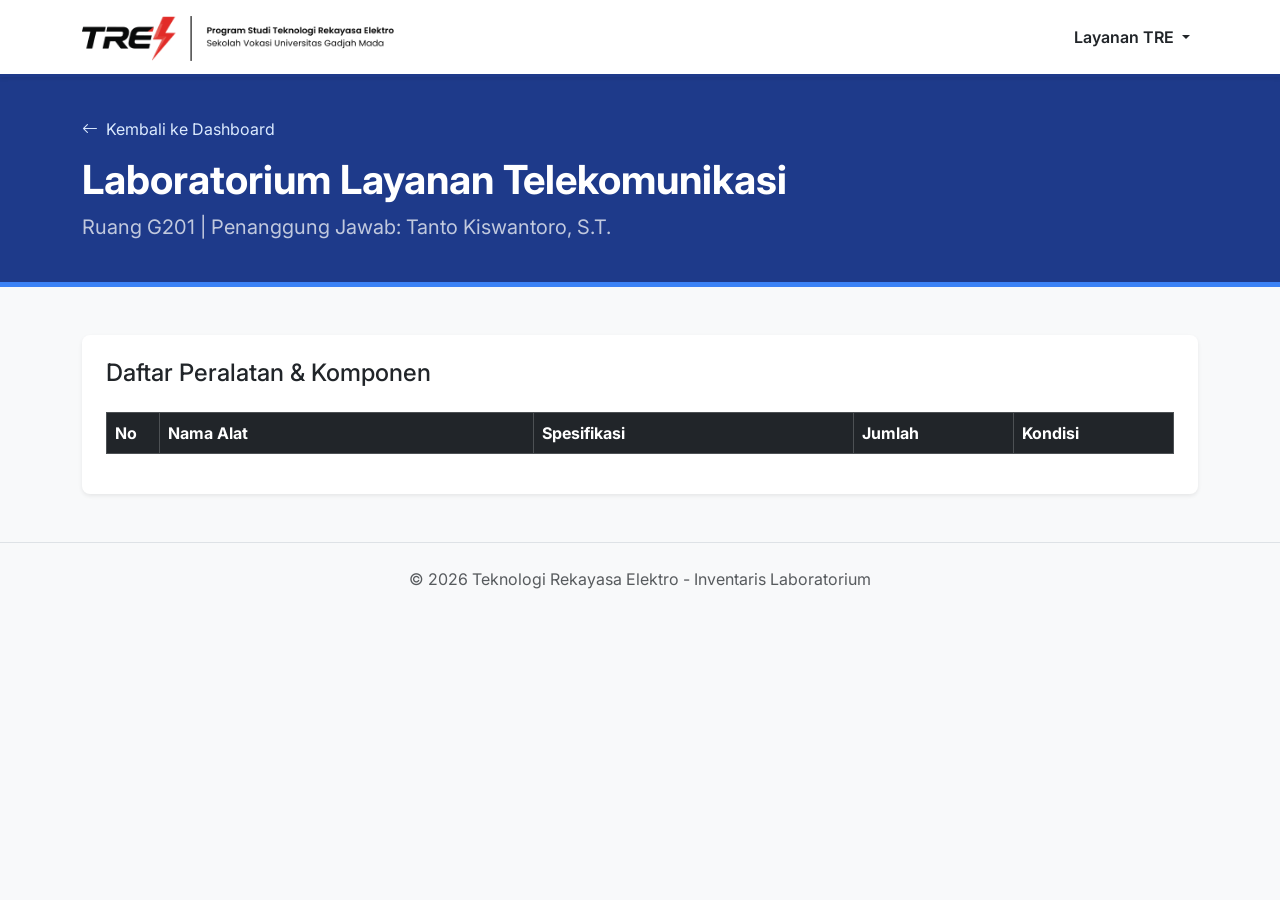
<file: daftar-laboratorium/G201-Layanan-Telekomunikasi.html>
﻿<!DOCTYPE html>
<html lang="id">
<head>
    <meta charset="UTF-8">
    <meta name="viewport" content="width=device-width, initial-scale=1.0">
    <title>Inventaris - G201 Telekomunikasi</title>
    
    <link href="https://cdn.jsdelivr.net/npm/bootstrap@5.3.0/dist/css/bootstrap.min.css" rel="stylesheet">
    <link rel="stylesheet" href="https://cdn.datatables.net/1.13.6/css/dataTables.bootstrap5.min.css">
    <link href="https://fonts.googleapis.com/css2?family=Inter:wght@400;600;700&display=swap" rel="stylesheet">
    <link rel="stylesheet" href="https://cdn.jsdelivr.net/npm/bootstrap-icons@1.10.5/font/bootstrap-icons.css">
    
    <style>
        body { 
            font-family: 'Inter', sans-serif; 
            background-color: #f8f9fa; 
        }
        .header-lab { 
            background-color: #1e3a8a; 
            color: white; 
            padding: 40px 0; 
            border-bottom: 5px solid #3b82f6; 
        }
        .btn-kembali {
            color: #dbeafe;
            text-decoration: none;
            display: inline-flex;
            align-items: center;
            margin-bottom: 15px;
        }
        .btn-kembali:hover {
            color: white;
            text-decoration: underline;
        }
        /* Desain untuk label status kondisi */
        .badge-baik { background-color: #198754; color: white; padding: 5px 10px; border-radius: 6px; font-weight: normal;}
        .badge-rusak { background-color: #dc3545; color: white; padding: 5px 10px; border-radius: 6px; font-weight: normal;}
        .badge-perbaikan { background-color: #ffc107; color: black; padding: 5px 10px; border-radius: 6px; font-weight: normal;}

        .dropdown-item:hover {
            background-color: #eff6ff;
            color: #1e3a8a;
        }
    </style>
</head>
<body>

    <nav class="navbar navbar-expand-lg bg-white shadow-sm sticky-top" style="border-bottom: 3px solid #1e3a8a;">
        <div class="container">
            <a class="navbar-brand" href="https://tresvugm.github.io/">
                <img src="../images/Logo TRE Banner (Colour).png" alt="Logo TRE UGM" height="45" class="d-inline-block align-text-top">
            </a>
            
            <button class="navbar-toggler border-0" type="button" data-bs-toggle="collapse" data-bs-target="#navbarUtama">
                <span class="navbar-toggler-icon"></span>
            </button>
            
            <div class="collapse navbar-collapse justify-content-end" id="navbarUtama">
                                                <ul class="navbar-nav">
                    <li class="nav-item dropdown">
                        <a class="nav-link dropdown-toggle text-dark fw-semibold" href="#" id="navbarDropdown" role="button" data-bs-toggle="dropdown" aria-expanded="false">
                            Layanan TRE
                        </a>
                        <ul class="dropdown-menu dropdown-menu-end shadow-sm border-0 mt-2" aria-labelledby="navbarDropdown">
                            <li>
                                <a class="dropdown-item d-flex align-items-center py-2" href="https://tresvugm.github.io/">
                                    <i class="bi bi-house-door me-2 text-primary"></i> Beranda
                                </a>
                            </li>
                            <li><hr class="dropdown-divider"></li>
                            <li>
                                <a class="dropdown-item d-flex align-items-center py-2" href="https://tresvugm.github.io/praktikum.html">
                                    <i class="bi bi-journal-code me-2 text-primary"></i> Praktikum
                                </a>
                            </li>
                            <li>
                                <a class="dropdown-item d-flex align-items-center py-2" href="https://tresvugm.github.io/Magang-TRE/">
                                    <i class="bi bi-briefcase me-2 text-primary"></i> Magang
                                </a>
                            </li>
                            <li>
                                <a class="dropdown-item d-flex align-items-center py-2" href="https://tresvugm.github.io/Tugas-Akhir-TRE/">
                                    <i class="bi bi-mortarboard me-2 text-primary"></i> Tugas Akhir
                                </a>
                            </li>
                            <li>
                                <a class="dropdown-item d-flex align-items-center py-2" href="https://tresvugm.github.io/Prestasi-TRE/">
                                    <i class="bi bi-trophy me-2 text-primary"></i> Prestasi
                                </a>
                            </li>
                            <li>
                                <a class="dropdown-item d-flex align-items-center py-2" href="https://tresvugm.github.io/Dokumen-Penunjang-TRE/">
                                    <i class="bi bi-folder2-open me-2 text-primary"></i> Dokumen Penunjang
                                </a>
                            </li>
                        </ul>
                    </li>
                </ul>
                    </li>
                </ul>
            </div>
        </div>
    </nav>

    <header class="header-lab">
        <div class="container">
            <a href="../index.html" class="btn-kembali"><i class="bi bi-arrow-left me-2"></i> Kembali ke Dashboard</a>
            <h1 class="fw-bold">Laboratorium Layanan Telekomunikasi</h1>
            <p class="mb-0 fs-5 text-light opacity-75">Ruang G201 | Penanggung Jawab: Tanto Kiswantoro, S.T.</p>
        </div>
    </header>

    <main class="container my-5">
        <div class="card shadow-sm border-0 rounded-3">
            <div class="card-body p-4">
                <h4 class="mb-4">Daftar Peralatan & Komponen</h4>
                
                <div class="table-responsive">
                    <table id="tabelInventaris" class="table table-striped table-hover table-bordered align-middle" style="width:100%">
                        <thead class="table-dark">
                            <tr>
                                <th width="5%">No</th>
                                <th width="35%">Nama Alat</th>
                                <th width="30%">Spesifikasi</th>
                                <th width="15%">Jumlah</th>
                                <th width="15%">Kondisi</th>
                            </tr>
                        </thead>
                        <tbody>
                        </tbody>
                    </table>
                </div>
            </div>
        </div>
    </main>

    <footer class="text-center py-4 text-muted mt-5 border-top">
        <p>&copy; 2026 Teknologi Rekayasa Elektro - Inventaris Laboratorium</p>
    </footer>

    <script src="https://code.jquery.com/jquery-3.7.0.min.js"></script>
    <script src="https://cdn.jsdelivr.net/npm/bootstrap@5.3.0/dist/js/bootstrap.bundle.min.js"></script>
    <script src="https://cdn.datatables.net/1.13.6/js/jquery.dataTables.min.js"></script>
    <script src="https://cdn.datatables.net/1.13.6/js/dataTables.bootstrap5.min.js"></script>

    <script>
        $(document).ready(function() {
            var t = $('#tabelInventaris').DataTable({
                "order": [[4, 'asc']], 
                "ajax": {
                    "url": "../data/g201-data.json", 
                    "dataSrc": "" 
                },
                "columns": [
                    { 
                        "data": null,
                        "defaultContent": "",
                        "orderable": false
                    },
                    { "data": "Nama Alat" }, 
                    { "data": "Spesifikasi" }, 
                    { 
                        "data": null,
                        "render": function (data, type, row) {
                            return "<strong>" + row["Jumlah"] + "</strong> <small>" + row["Satuan"] + "</small>";
                        }
                    },
                    { 
                        "data": "Kondisi",
                        "render": function(data, type, row) {
                            var kondisi = data ? data.trim() : ""; 
                            
                            if (kondisi === "Baik" || kondisi === "Bagus") {
                                return '<span class="badge-baik">' + kondisi + '</span>';
                            } else if (kondisi === "Rusak") {
                                return '<span class="badge-rusak">Rusak</span>';
                            } else {
                                return '<span class="badge-perbaikan">' + kondisi + '</span>';
                            }
                        }
                    }
                ],
                "language": {
                    "search": "Cari Alat:",
                    "lengthMenu": "Tampilkan _MENU_ alat per halaman",
                    "info": "Menampilkan _START_ sampai _END_ dari _TOTAL_ alat",
                    "infoEmpty": "Tidak ada data alat",
                    "infoFiltered": "(disaring dari total _MAX_ alat)",
                    "zeroRecords": "Alat yang dicari tidak ditemukan",
                    "paginate": {
                        "first": "Pertama",
                        "last": "Terakhir",
                        "next": "Selanjutnya",
                        "previous": "Sebelumnya"
                    }
                }
            });

            t.on('order.dt search.dt', function () {
                t.column(0, {search:'applied', order:'applied'}).nodes().each( function (cell, i) {
                    cell.innerHTML = i + 1;
                });
            }).draw();
        });
    </script>
</body>
</html>
</file>
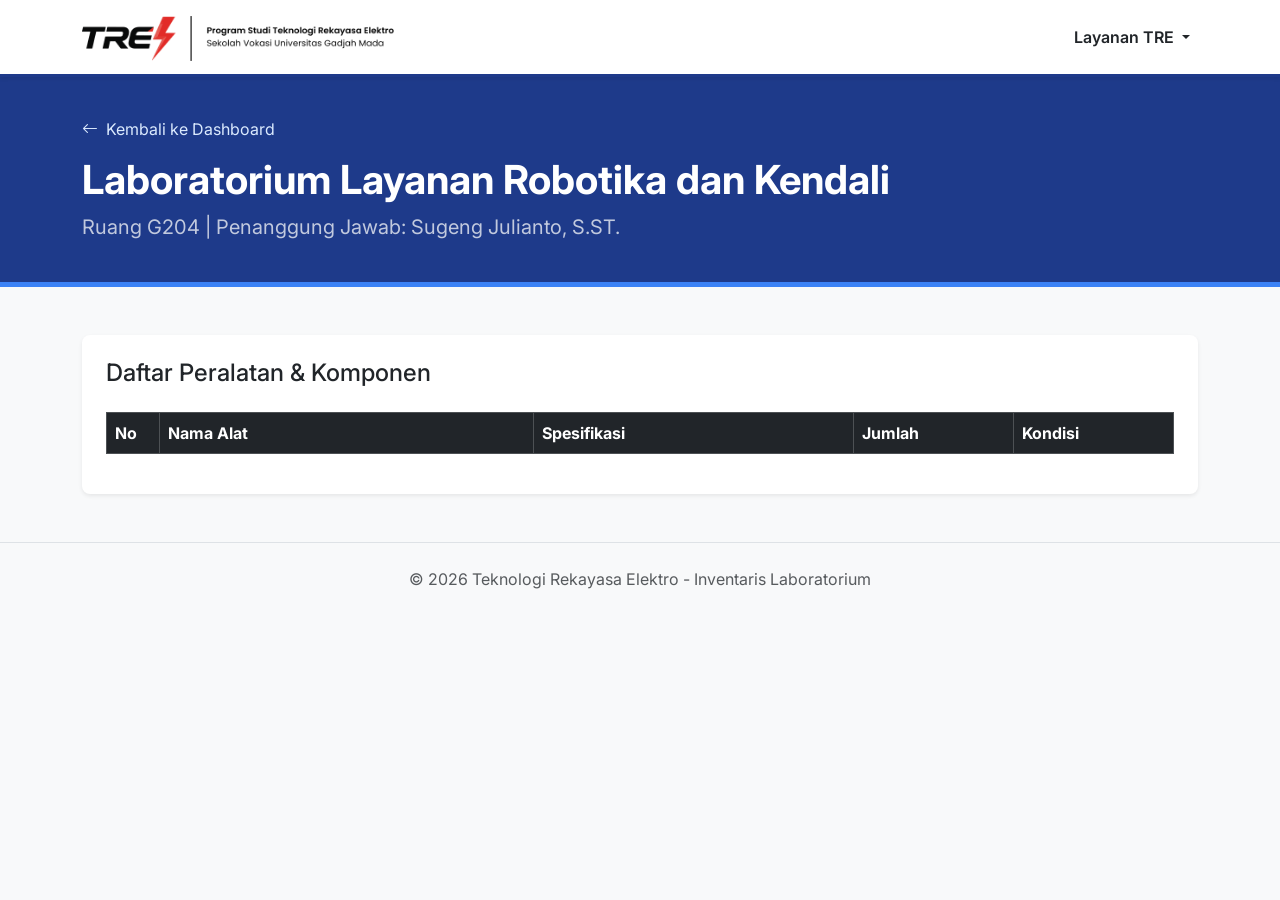
<file: daftar-laboratorium/G204-Layanan_Robotika-dan-Kendali.html>
﻿<!DOCTYPE html>
<html lang="id">
<head>
    <meta charset="UTF-8">
    <meta name="viewport" content="width=device-width, initial-scale=1.0">
    <title>Inventaris - G204 Robotika dan Kendali</title>
    
    <link href="https://cdn.jsdelivr.net/npm/bootstrap@5.3.0/dist/css/bootstrap.min.css" rel="stylesheet">
    <link rel="stylesheet" href="https://cdn.datatables.net/1.13.6/css/dataTables.bootstrap5.min.css">
    <link href="https://fonts.googleapis.com/css2?family=Inter:wght@400;600;700&display=swap" rel="stylesheet">
    <link rel="stylesheet" href="https://cdn.jsdelivr.net/npm/bootstrap-icons@1.10.5/font/bootstrap-icons.css">
    
    <style>
        body { 
            font-family: 'Inter', sans-serif; 
            background-color: #f8f9fa; 
        }
        .header-lab { 
            background-color: #1e3a8a; 
            color: white; 
            padding: 40px 0; 
            border-bottom: 5px solid #3b82f6; 
        }
        .btn-kembali {
            color: #dbeafe;
            text-decoration: none;
            display: inline-flex;
            align-items: center;
            margin-bottom: 15px;
        }
        .btn-kembali:hover {
            color: white;
            text-decoration: underline;
        }
        .badge-baik { background-color: #198754; color: white; padding: 5px 10px; border-radius: 6px; font-weight: normal;}
        .badge-rusak { background-color: #dc3545; color: white; padding: 5px 10px; border-radius: 6px; font-weight: normal;}
        .badge-perbaikan { background-color: #ffc107; color: black; padding: 5px 10px; border-radius: 6px; font-weight: normal;}

        .dropdown-item:hover {
            background-color: #eff6ff;
            color: #1e3a8a;
        }
    </style>
</head>
<body>

    <nav class="navbar navbar-expand-lg bg-white shadow-sm sticky-top" style="border-bottom: 3px solid #1e3a8a;">
        <div class="container">
            <a class="navbar-brand" href="https://tresvugm.github.io/">
                <img src="../images/Logo TRE Banner (Colour).png" alt="Logo TRE UGM" height="45" class="d-inline-block align-text-top">
            </a>
            
            <button class="navbar-toggler border-0" type="button" data-bs-toggle="collapse" data-bs-target="#navbarUtama">
                <span class="navbar-toggler-icon"></span>
            </button>
            
            <div class="collapse navbar-collapse justify-content-end" id="navbarUtama">
                                                <ul class="navbar-nav">
                    <li class="nav-item dropdown">
                        <a class="nav-link dropdown-toggle text-dark fw-semibold" href="#" id="navbarDropdown" role="button" data-bs-toggle="dropdown" aria-expanded="false">
                            Layanan TRE
                        </a>
                        <ul class="dropdown-menu dropdown-menu-end shadow-sm border-0 mt-2" aria-labelledby="navbarDropdown">
                            <li>
                                <a class="dropdown-item d-flex align-items-center py-2" href="https://tresvugm.github.io/">
                                    <i class="bi bi-house-door me-2 text-primary"></i> Beranda
                                </a>
                            </li>
                            <li><hr class="dropdown-divider"></li>
                            <li>
                                <a class="dropdown-item d-flex align-items-center py-2" href="https://tresvugm.github.io/praktikum.html">
                                    <i class="bi bi-journal-code me-2 text-primary"></i> Praktikum
                                </a>
                            </li>
                            <li>
                                <a class="dropdown-item d-flex align-items-center py-2" href="https://tresvugm.github.io/Magang-TRE/">
                                    <i class="bi bi-briefcase me-2 text-primary"></i> Magang
                                </a>
                            </li>
                            <li>
                                <a class="dropdown-item d-flex align-items-center py-2" href="https://tresvugm.github.io/Tugas-Akhir-TRE/">
                                    <i class="bi bi-mortarboard me-2 text-primary"></i> Tugas Akhir
                                </a>
                            </li>
                            <li>
                                <a class="dropdown-item d-flex align-items-center py-2" href="https://tresvugm.github.io/Prestasi-TRE/">
                                    <i class="bi bi-trophy me-2 text-primary"></i> Prestasi
                                </a>
                            </li>
                            <li>
                                <a class="dropdown-item d-flex align-items-center py-2" href="https://tresvugm.github.io/Dokumen-Penunjang-TRE/">
                                    <i class="bi bi-folder2-open me-2 text-primary"></i> Dokumen Penunjang
                                </a>
                            </li>
                        </ul>
                    </li>
                </ul>
                    </li>
                </ul>
            </div>
        </div>
    </nav>

    <header class="header-lab">
        <div class="container">
            <a href="../index.html" class="btn-kembali"><i class="bi bi-arrow-left me-2"></i> Kembali ke Dashboard</a>
            <h1 class="fw-bold">Laboratorium Layanan Robotika dan Kendali</h1>
            <p class="mb-0 fs-5 text-light opacity-75">Ruang G204 | Penanggung Jawab: Sugeng Julianto, S.ST.</p>
        </div>
    </header>

    <main class="container my-5">
        <div class="card shadow-sm border-0 rounded-3">
            <div class="card-body p-4">
                <h4 class="mb-4">Daftar Peralatan & Komponen</h4>
                
                <div class="table-responsive">
                    <table id="tabelInventaris" class="table table-striped table-hover table-bordered align-middle" style="width:100%">
                        <thead class="table-dark">
                            <tr>
                                <th width="5%">No</th>
                                <th width="35%">Nama Alat</th>
                                <th width="30%">Spesifikasi</th>
                                <th width="15%">Jumlah</th>
                                <th width="15%">Kondisi</th>
                            </tr>
                        </thead>
                        <tbody>
                        </tbody>
                    </table>
                </div>
            </div>
        </div>
    </main>

    <footer class="text-center py-4 text-muted mt-5 border-top">
        <p>&copy; 2026 Teknologi Rekayasa Elektro - Inventaris Laboratorium</p>
    </footer>

    <script src="https://code.jquery.com/jquery-3.7.0.min.js"></script>
    <script src="https://cdn.jsdelivr.net/npm/bootstrap@5.3.0/dist/js/bootstrap.bundle.min.js"></script>
    <script src="https://cdn.datatables.net/1.13.6/js/jquery.dataTables.min.js"></script>
    <script src="https://cdn.datatables.net/1.13.6/js/dataTables.bootstrap5.min.js"></script>

    <script>
        $(document).ready(function() {
            var t = $('#tabelInventaris').DataTable({
                "order": [[4, 'asc']], 
                "ajax": {
                    "url": "../data/g204-data.json", //Note: pastikan direktori dan penamaan file sudah sesuai
                    "dataSrc": "" 
                },
                "columns": [
                    { 

                        "data": null,
                        "defaultContent": "",
                        "orderable": false
                    },
                    { "data": "Nama Alat" }, 
                    { "data": "Spesifikasi" }, 
                    { 
                        "data": null,
                        "render": function (data, type, row) {
                            return "<strong>" + row["Jumlah"] + "</strong> <small>" + row["Satuan"] + "</small>";
                        }
                    },
                    { 
                        "data": "Kondisi",
                        "render": function(data, type, row) {
                            var kondisi = data ? data.trim() : ""; 
                            
                            if (kondisi === "Baik" || kondisi === "Bagus") {
                                return '<span class="badge-baik">' + kondisi + '</span>';
                            } else if (kondisi === "Rusak") {
                                return '<span class="badge-rusak">Rusak</span>';
                            } else {
                                return '<span class="badge-perbaikan">' + kondisi + '</span>';
                            }
                        }
                    }
                ],
                "language": {
                    "search": "Cari Alat:",
                    "lengthMenu": "Tampilkan _MENU_ alat per halaman",
                    "info": "Menampilkan _START_ sampai _END_ dari _TOTAL_ alat",
                    "infoEmpty": "Tidak ada data alat",
                    "infoFiltered": "(disaring dari total _MAX_ alat)",
                    "zeroRecords": "Alat yang dicari tidak ditemukan",
                    "paginate": {
                        "first": "Pertama",
                        "last": "Terakhir",
                        "next": "Selanjutnya",
                        "previous": "Sebelumnya"
                    }
                }
            });

            t.on('order.dt search.dt', function () {
                t.column(0, {search:'applied', order:'applied'}).nodes().each( function (cell, i) {
                    cell.innerHTML = i + 1;
                });
            }).draw();
        });
    </script>
</body>
</html>
</file>
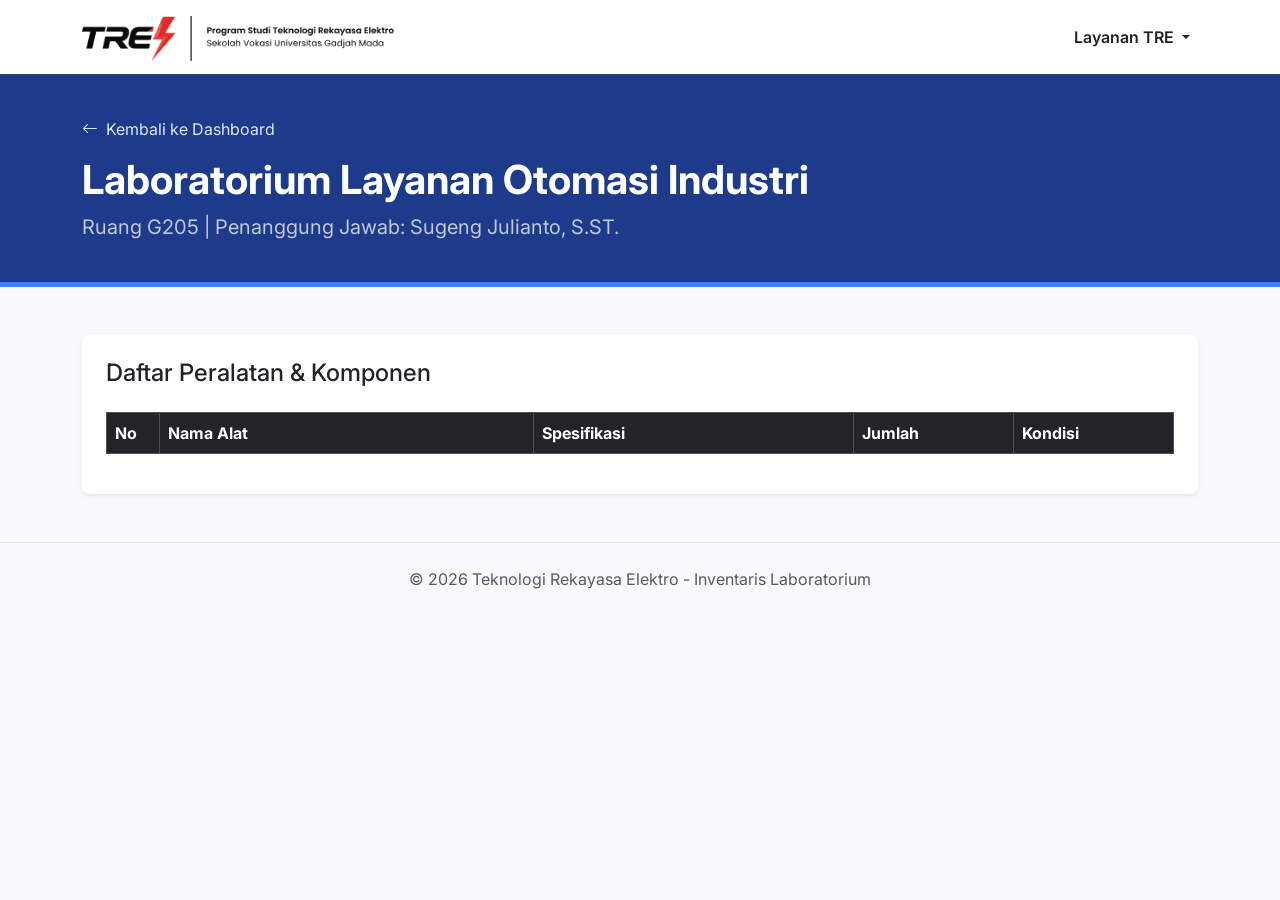
<file: daftar-laboratorium/G205-Layanan-Otomasi-Industri.html>
﻿<!DOCTYPE html>
<html lang="id">
<head>
    <meta charset="UTF-8">
    <meta name="viewport" content="width=device-width, initial-scale=1.0">
    <title>Inventaris - G205 Otomasi Industri</title>
    
    <link href="https://cdn.jsdelivr.net/npm/bootstrap@5.3.0/dist/css/bootstrap.min.css" rel="stylesheet">
    <link rel="stylesheet" href="https://cdn.datatables.net/1.13.6/css/dataTables.bootstrap5.min.css">
    <link href="https://fonts.googleapis.com/css2?family=Inter:wght@400;600;700&display=swap" rel="stylesheet">
    <link rel="stylesheet" href="https://cdn.jsdelivr.net/npm/bootstrap-icons@1.10.5/font/bootstrap-icons.css">
    
    <style>
        body { 
            font-family: 'Inter', sans-serif; 
            background-color: #f8f9fa; 
        }
        .header-lab { 
            background-color: #1e3a8a; 
            color: white; 
            padding: 40px 0; 
            border-bottom: 5px solid #3b82f6; 
        }
        .btn-kembali {
            color: #dbeafe;
            text-decoration: none;
            display: inline-flex;
            align-items: center;
            margin-bottom: 15px;
        }
        .btn-kembali:hover {
            color: white;
            text-decoration: underline;
        }
        .badge-baik { background-color: #198754; color: white; padding: 5px 10px; border-radius: 6px; font-weight: normal;}
        .badge-rusak { background-color: #dc3545; color: white; padding: 5px 10px; border-radius: 6px; font-weight: normal;}
        .badge-perbaikan { background-color: #ffc107; color: black; padding: 5px 10px; border-radius: 6px; font-weight: normal;}

        .dropdown-item:hover {
            background-color: #eff6ff;
            color: #1e3a8a;
        }
    </style>
</head>
<body>

    <nav class="navbar navbar-expand-lg bg-white shadow-sm sticky-top" style="border-bottom: 3px solid #1e3a8a;">
        <div class="container">
            <a class="navbar-brand" href="https://tresvugm.github.io/">
                <img src="../images/Logo TRE Banner (Colour).png" alt="Logo TRE UGM" height="45" class="d-inline-block align-text-top">
            </a>
            
            <button class="navbar-toggler border-0" type="button" data-bs-toggle="collapse" data-bs-target="#navbarUtama">
                <span class="navbar-toggler-icon"></span>
            </button>
            
            <div class="collapse navbar-collapse justify-content-end" id="navbarUtama">
                                                <ul class="navbar-nav">
                    <li class="nav-item dropdown">
                        <a class="nav-link dropdown-toggle text-dark fw-semibold" href="#" id="navbarDropdown" role="button" data-bs-toggle="dropdown" aria-expanded="false">
                            Layanan TRE
                        </a>
                        <ul class="dropdown-menu dropdown-menu-end shadow-sm border-0 mt-2" aria-labelledby="navbarDropdown">
                            <li>
                                <a class="dropdown-item d-flex align-items-center py-2" href="https://tresvugm.github.io/">
                                    <i class="bi bi-house-door me-2 text-primary"></i> Beranda
                                </a>
                            </li>
                            <li><hr class="dropdown-divider"></li>
                            <li>
                                <a class="dropdown-item d-flex align-items-center py-2" href="https://tresvugm.github.io/praktikum.html">
                                    <i class="bi bi-journal-code me-2 text-primary"></i> Praktikum
                                </a>
                            </li>
                            <li>
                                <a class="dropdown-item d-flex align-items-center py-2" href="https://tresvugm.github.io/Magang-TRE/">
                                    <i class="bi bi-briefcase me-2 text-primary"></i> Magang
                                </a>
                            </li>
                            <li>
                                <a class="dropdown-item d-flex align-items-center py-2" href="https://tresvugm.github.io/Tugas-Akhir-TRE/">
                                    <i class="bi bi-mortarboard me-2 text-primary"></i> Tugas Akhir
                                </a>
                            </li>
                            <li>
                                <a class="dropdown-item d-flex align-items-center py-2" href="https://tresvugm.github.io/Prestasi-TRE/">
                                    <i class="bi bi-trophy me-2 text-primary"></i> Prestasi
                                </a>
                            </li>
                            <li>
                                <a class="dropdown-item d-flex align-items-center py-2" href="https://tresvugm.github.io/Dokumen-Penunjang-TRE/">
                                    <i class="bi bi-folder2-open me-2 text-primary"></i> Dokumen Penunjang
                                </a>
                            </li>
                        </ul>
                    </li>
                </ul>
                    </li>
                </ul>
            </div>
        </div>
    </nav>

    <header class="header-lab">
        <div class="container">
            <a href="../index.html" class="btn-kembali"><i class="bi bi-arrow-left me-2"></i> Kembali ke Dashboard</a>
            <h1 class="fw-bold">Laboratorium Layanan Otomasi Industri</h1>
            <p class="mb-0 fs-5 text-light opacity-75">Ruang G205 | Penanggung Jawab: Sugeng Julianto, S.ST.</p>
        </div>
    </header>

    <main class="container my-5">
        <div class="card shadow-sm border-0 rounded-3">
            <div class="card-body p-4">
                <h4 class="mb-4">Daftar Peralatan & Komponen</h4>
                
                <div class="table-responsive">
                    <table id="tabelInventaris" class="table table-striped table-hover table-bordered align-middle" style="width:100%">
                        <thead class="table-dark">
                            <tr>
                                <th width="5%">No</th>
                                <th width="35%">Nama Alat</th>
                                <th width="30%">Spesifikasi</th>
                                <th width="15%">Jumlah</th>
                                <th width="15%">Kondisi</th>
                            </tr>
                        </thead>
                        <tbody>
                        </tbody>
                    </table>
                </div>
            </div>
        </div>
    </main>

    <footer class="text-center py-4 text-muted mt-5 border-top">
        <p>&copy; 2026 Teknologi Rekayasa Elektro - Inventaris Laboratorium</p>
    </footer>

    <script src="https://code.jquery.com/jquery-3.7.0.min.js"></script>
    <script src="https://cdn.jsdelivr.net/npm/bootstrap@5.3.0/dist/js/bootstrap.bundle.min.js"></script>
    <script src="https://cdn.datatables.net/1.13.6/js/jquery.dataTables.min.js"></script>
    <script src="https://cdn.datatables.net/1.13.6/js/dataTables.bootstrap5.min.js"></script>

    <script>
        $(document).ready(function() {
            var t = $('#tabelInventaris').DataTable({
                "order": [[4, 'asc']], 
                "ajax": {
                    "url": "../data/g205-data.json", 
                    "dataSrc": "" 
                },
                "columns": [
                    { 
                        // Kolom penomoran urut otomatis
                        "data": null,
                        "defaultContent": "",
                        "orderable": false
                    },
                    { "data": "Nama Alat" }, 
                    { "data": "Spesifikasi" }, 
                    { 
                        "data": null,
                        "render": function (data, type, row) {
                            return "<strong>" + row["Jumlah"] + "</strong> <small>" + row["Satuan"] + "</small>";
                        }
                    },
                    { 
                        "data": "Kondisi",
                        "render": function(data, type, row) {
                            var kondisi = data ? data.trim() : ""; 
                            
                            if (kondisi === "Baik" || kondisi === "Bagus") {
                                return '<span class="badge-baik">' + kondisi + '</span>';
                            } else if (kondisi === "Rusak") {
                                return '<span class="badge-rusak">Rusak</span>';
                            } else {
                                return '<span class="badge-perbaikan">' + kondisi + '</span>';
                            }
                        }
                    }
                ],
                "language": {
                    "search": "Cari Alat:",
                    "lengthMenu": "Tampilkan _MENU_ alat per halaman",
                    "info": "Menampilkan _START_ sampai _END_ dari _TOTAL_ alat",
                    "infoEmpty": "Tidak ada data alat",
                    "infoFiltered": "(disaring dari total _MAX_ alat)",
                    "zeroRecords": "Alat yang dicari tidak ditemukan",
                    "paginate": {
                        "first": "Pertama",
                        "last": "Terakhir",
                        "next": "Selanjutnya",
                        "previous": "Sebelumnya"
                    }
                }
            });

            t.on('order.dt search.dt', function () {
                t.column(0, {search:'applied', order:'applied'}).nodes().each( function (cell, i) {
                    cell.innerHTML = i + 1;
                });
            }).draw();
        });
    </script>
</body>
</html>
</file>
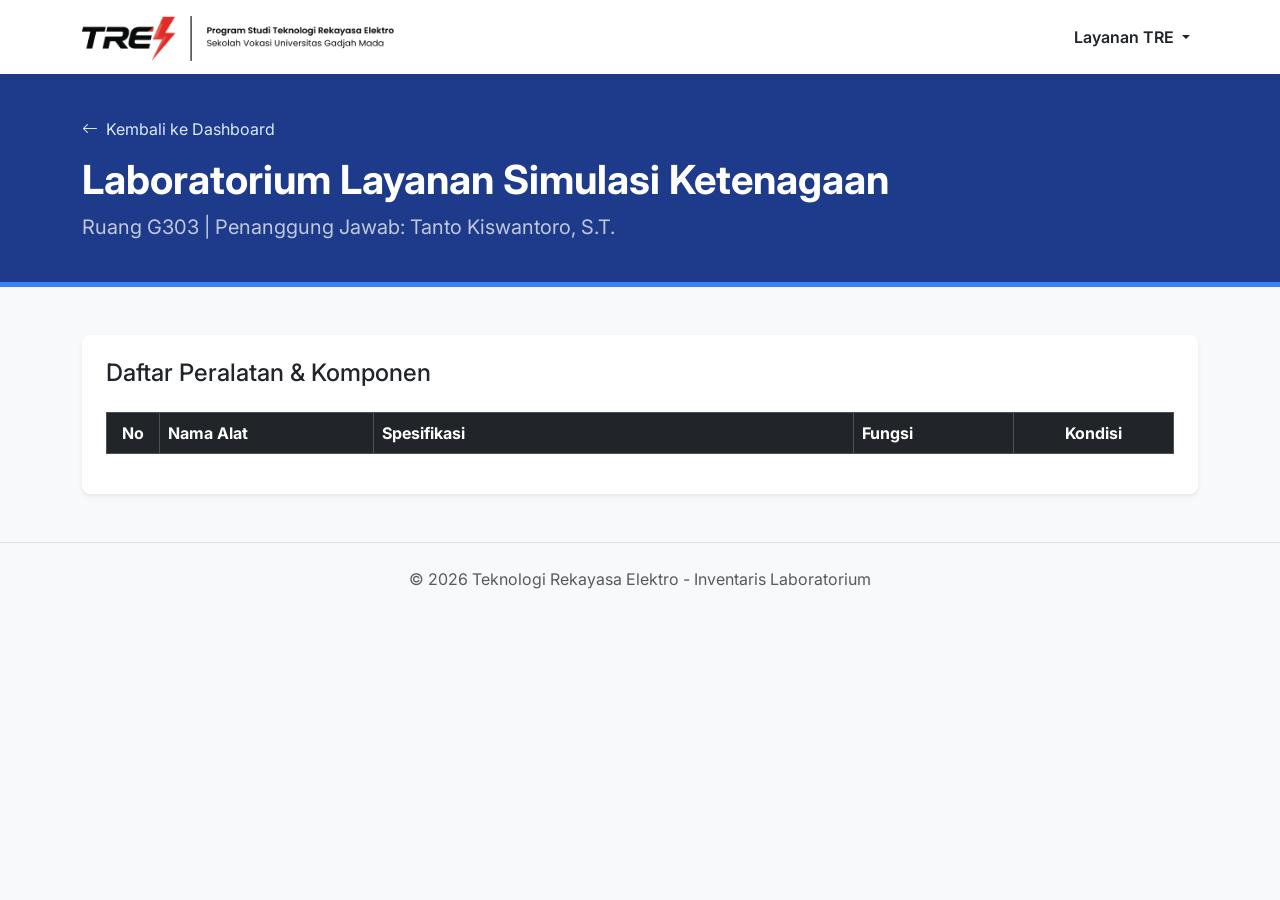
<file: daftar-laboratorium/G303-Layanan-Simulasi-Ketenagaan.html>
﻿<!DOCTYPE html>
<html lang="id">
<head>
    <meta charset="UTF-8">
    <meta name="viewport" content="width=device-width, initial-scale=1.0">
    <title>Inventaris - G303 Layanan Simulasi Ketenagaan</title>
    
    <link href="https://cdn.jsdelivr.net/npm/bootstrap@5.3.0/dist/css/bootstrap.min.css" rel="stylesheet">
    <link rel="stylesheet" href="https://cdn.datatables.net/1.13.6/css/dataTables.bootstrap5.min.css">
    <link href="https://fonts.googleapis.com/css2?family=Inter:wght@400;600;700&display=swap" rel="stylesheet">
    <link rel="stylesheet" href="https://cdn.jsdelivr.net/npm/bootstrap-icons@1.10.5/font/bootstrap-icons.css">
    
    <style>
        body { 
            font-family: 'Inter', sans-serif; 
            background-color: #f8f9fa; 
        }
        .header-lab { 
            background-color: #1e3a8a; 
            color: white; 
            padding: 40px 0; 
            border-bottom: 5px solid #3b82f6; 
        }
        .btn-kembali {
            color: #dbeafe;
            text-decoration: none;
            display: inline-flex;
            align-items: center;
            margin-bottom: 15px;
        }
        .btn-kembali:hover {
            color: white;
            text-decoration: underline;
        }
        /* Desain untuk label status kondisi */
        .badge-baik { background-color: #198754; color: white; padding: 5px 10px; border-radius: 6px; font-weight: normal;}
        .badge-rusak { background-color: #dc3545; color: white; padding: 5px 10px; border-radius: 6px; font-weight: normal;}
        .badge-perbaikan { background-color: #ffc107; color: black; padding: 5px 10px; border-radius: 6px; font-weight: normal;}

        .dropdown-item:hover {
            background-color: #eff6ff;
            color: #1e3a8a;
        }
    </style>
</head>
<body>

    <nav class="navbar navbar-expand-lg bg-white shadow-sm sticky-top" style="border-bottom: 3px solid #1e3a8a;">
        <div class="container">
            <a class="navbar-brand" href="https://tresvugm.github.io/">
                <img src="../images/Logo TRE Banner (Colour).png" alt="Logo TRE UGM" height="45" class="d-inline-block align-text-top">
            </a>
            
            <button class="navbar-toggler border-0" type="button" data-bs-toggle="collapse" data-bs-target="#navbarUtama">
                <span class="navbar-toggler-icon"></span>
            </button>
            
            <div class="collapse navbar-collapse justify-content-end" id="navbarUtama">
                                                <ul class="navbar-nav">
                    <li class="nav-item dropdown">
                        <a class="nav-link dropdown-toggle text-dark fw-semibold" href="#" id="navbarDropdown" role="button" data-bs-toggle="dropdown" aria-expanded="false">
                            Layanan TRE
                        </a>
                        <ul class="dropdown-menu dropdown-menu-end shadow-sm border-0 mt-2" aria-labelledby="navbarDropdown">
                            <li>
                                <a class="dropdown-item d-flex align-items-center py-2" href="https://tresvugm.github.io/">
                                    <i class="bi bi-house-door me-2 text-primary"></i> Beranda
                                </a>
                            </li>
                            <li><hr class="dropdown-divider"></li>
                            <li>
                                <a class="dropdown-item d-flex align-items-center py-2" href="https://tresvugm.github.io/praktikum.html">
                                    <i class="bi bi-journal-code me-2 text-primary"></i> Praktikum
                                </a>
                            </li>
                            <li>
                                <a class="dropdown-item d-flex align-items-center py-2" href="https://tresvugm.github.io/Magang-TRE/">
                                    <i class="bi bi-briefcase me-2 text-primary"></i> Magang
                                </a>
                            </li>
                            <li>
                                <a class="dropdown-item d-flex align-items-center py-2" href="https://tresvugm.github.io/Tugas-Akhir-TRE/">
                                    <i class="bi bi-mortarboard me-2 text-primary"></i> Tugas Akhir
                                </a>
                            </li>
                            <li>
                                <a class="dropdown-item d-flex align-items-center py-2" href="https://tresvugm.github.io/Prestasi-TRE/">
                                    <i class="bi bi-trophy me-2 text-primary"></i> Prestasi
                                </a>
                            </li>
                            <li>
                                <a class="dropdown-item d-flex align-items-center py-2" href="https://tresvugm.github.io/Dokumen-Penunjang-TRE/">
                                    <i class="bi bi-folder2-open me-2 text-primary"></i> Dokumen Penunjang
                                </a>
                            </li>
                        </ul>
                    </li>
                </ul>
                    </li>
                </ul>
            </div>
        </div>
    </nav>

    <header class="header-lab">
        <div class="container">
            <a href="../index.html" class="btn-kembali"><i class="bi bi-arrow-left me-2"></i> Kembali ke Dashboard</a>
            <h1 class="fw-bold">Laboratorium Layanan Simulasi Ketenagaan</h1>
            <p class="mb-0 fs-5 text-light opacity-75">Ruang G303 | Penanggung Jawab: Tanto Kiswantoro, S.T.</p>
        </div>
    </header>

    <main class="container my-5">
        <div class="card shadow-sm border-0 rounded-3">
            <div class="card-body p-4">
                <h4 class="mb-4">Daftar Peralatan & Komponen</h4>
                
                <div class="table-responsive">
                    <table id="tabelInventaris" class="table table-striped table-hover table-bordered align-middle" style="width:100%">
                        <thead class="table-dark">
                            <tr>
                                <th width="5%" class="text-center">No</th>
                                <th width="20%">Nama Alat</th>
                                <th width="45%">Spesifikasi</th>
                                <th width="15%">Fungsi</th>
                                <th width="15%" class="text-center">Kondisi</th>
                            </tr>
                        </thead>
                        <tbody>
                        </tbody>
                    </table>
                </div>
            </div>
        </div>
    </main>

    <footer class="text-center py-4 text-muted mt-5 border-top">
        <p>&copy; 2026 Teknologi Rekayasa Elektro - Inventaris Laboratorium</p>
    </footer>

    <script src="https://code.jquery.com/jquery-3.7.0.min.js"></script>
    <script src="https://cdn.jsdelivr.net/npm/bootstrap@5.3.0/dist/js/bootstrap.bundle.min.js"></script>
    <script src="https://cdn.datatables.net/1.13.6/js/jquery.dataTables.min.js"></script>
    <script src="https://cdn.datatables.net/1.13.6/js/dataTables.bootstrap5.min.js"></script>

    <script>
        $(document).ready(function() {
            var t = $('#tabelInventaris').DataTable({
                "order": [[4, 'asc']], // Mengurutkan berdasarkan kolom kondisi (index 4)
                "ajax": {
                    "url": "../data/g303-data.json", // Memanggil file JSON G303
                    "dataSrc": "" 
                },
                "columns": [
                    { 
                        "data": null,
                        "defaultContent": "",
                        "orderable": false,
                        "className": "text-center fw-semibold text-muted"
                    },
                    { "data": "Nama Alat", "className": "fw-semibold" }, 
                    { "data": "Spesifikasi" },
                    { "data": "Fungsi" }, 
                    { 
                        "data": "Kondisi",
                        "className": "text-center",
                        "render": function(data, type, row) {
                            var kondisi = data ? data.trim() : ""; 
                            
                            if (kondisi === "Baik" || kondisi === "Bagus") {
                                return '<span class="badge-baik">Baik</span>';
                            } else if (kondisi === "Rusak") {
                                return '<span class="badge-rusak">Rusak</span>';
                            } else {
                                return '<span class="badge-perbaikan">' + kondisi + '</span>';
                            }
                        }
                    }
                ],
                "language": {
                    "search": "Cari Alat:",
                    "lengthMenu": "Tampilkan _MENU_ alat per halaman",
                    "info": "Menampilkan _START_ sampai _END_ dari _TOTAL_ alat",
                    "infoEmpty": "Tidak ada data alat",
                    "infoFiltered": "(disaring dari total _MAX_ alat)",
                    "zeroRecords": "Alat yang dicari tidak ditemukan",
                    "paginate": {
                        "first": "Pertama",
                        "last": "Terakhir",
                        "next": "Selanjutnya",
                        "previous": "Sebelumnya"
                    }
                }
            });

            // Nomor urut otomatis pada kolom pertama
            t.on('order.dt search.dt', function () {
                t.column(0, {search:'applied', order:'applied'}).nodes().each( function (cell, i) {
                    cell.innerHTML = i + 1;
                });
            }).draw();
        });
    </script>
</body>
</html>
</file>
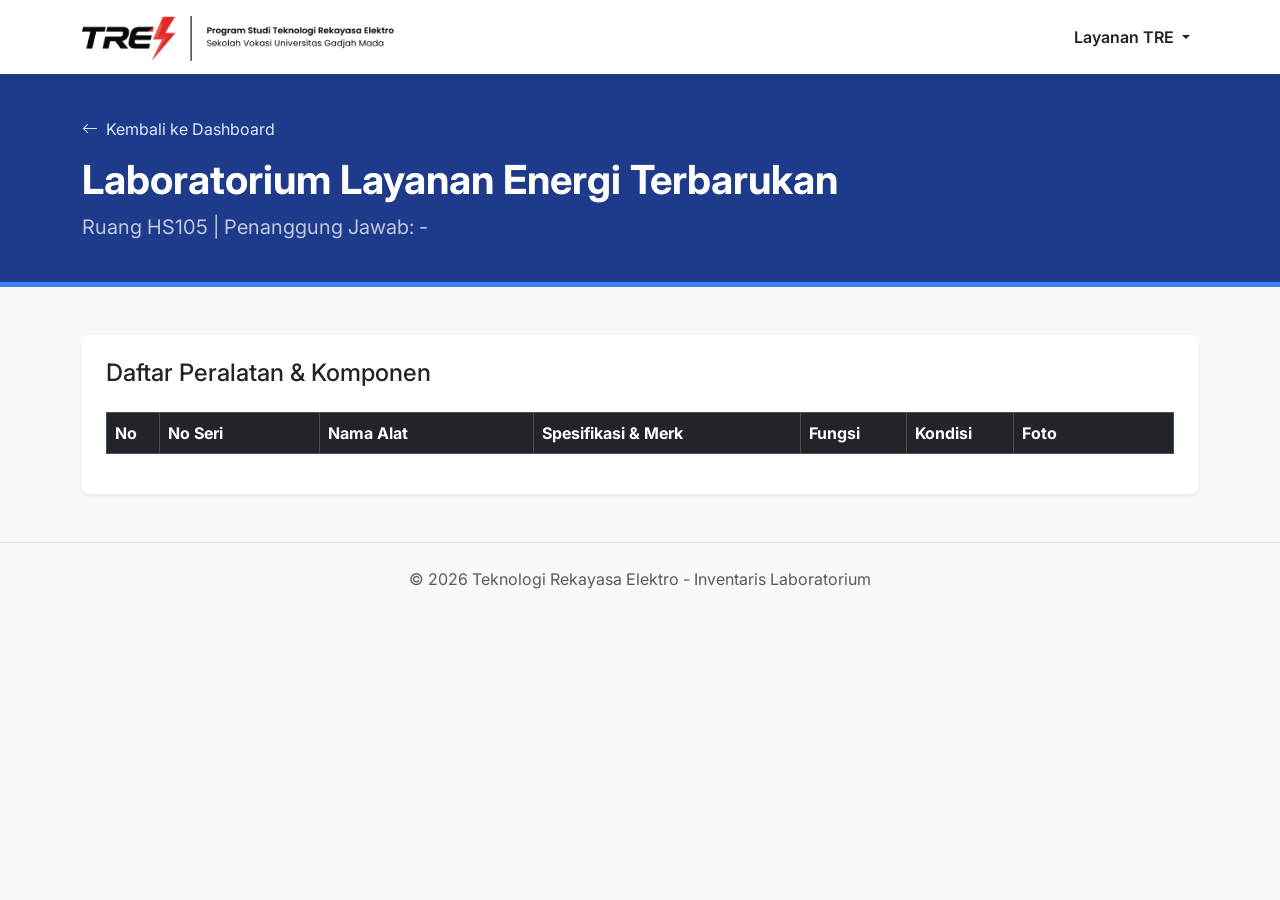
<file: daftar-laboratorium/HS105-Layanan-Energi-Terbarukan.html>
﻿<!DOCTYPE html>
<html lang="id">
<head>
    <meta charset="UTF-8">
    <meta name="viewport" content="width=device-width, initial-scale=1.0">
    <title>Inventaris - HS105 Layanan Energi Terbarukan</title>
    
    <link href="https://cdn.jsdelivr.net/npm/bootstrap@5.3.0/dist/css/bootstrap.min.css" rel="stylesheet">
    <link rel="stylesheet" href="https://cdn.datatables.net/1.13.6/css/dataTables.bootstrap5.min.css">
    <link href="https://fonts.googleapis.com/css2?family=Inter:wght@400;600;700&display=swap" rel="stylesheet">
    <link rel="stylesheet" href="https://cdn.jsdelivr.net/npm/bootstrap-icons@1.10.5/font/bootstrap-icons.css">
    
    <style>
        body { 
            font-family: 'Inter', sans-serif; 
            background-color: #f8f9fa; 
        }
        .header-lab { 
            background-color: #1e3a8a; 
            color: white; 
            padding: 40px 0; 
            border-bottom: 5px solid #3b82f6; 
        }
        .btn-kembali {
            color: #dbeafe;
            text-decoration: none;
            display: inline-flex;
            align-items: center;
            margin-bottom: 15px;
        }
        .btn-kembali:hover {
            color: white;
            text-decoration: underline;
        }
        /* Desain untuk label status kondisi */
        .badge-baik { background-color: #198754; color: white; padding: 5px 10px; border-radius: 6px; font-weight: normal;}
        .badge-rusak { background-color: #dc3545; color: white; padding: 5px 10px; border-radius: 6px; font-weight: normal;}
        .badge-perbaikan { background-color: #ffc107; color: black; padding: 5px 10px; border-radius: 6px; font-weight: normal;}

        .dropdown-item:hover {
            background-color: #eff6ff;
            color: #1e3a8a;
        }
    </style>
</head>
<body>

    <nav class="navbar navbar-expand-lg bg-white shadow-sm sticky-top" style="border-bottom: 3px solid #1e3a8a;">
        <div class="container">
            <a class="navbar-brand" href="https://tresvugm.github.io/">
                <img src="../images/Logo TRE Banner (Colour).png" alt="Logo TRE UGM" height="45" class="d-inline-block align-text-top">
            </a>
            
            <button class="navbar-toggler border-0" type="button" data-bs-toggle="collapse" data-bs-target="#navbarUtama">
                <span class="navbar-toggler-icon"></span>
            </button>
            
            <div class="collapse navbar-collapse justify-content-end" id="navbarUtama">
                                                <ul class="navbar-nav">
                    <li class="nav-item dropdown">
                        <a class="nav-link dropdown-toggle text-dark fw-semibold" href="#" id="navbarDropdown" role="button" data-bs-toggle="dropdown" aria-expanded="false">
                            Layanan TRE
                        </a>
                        <ul class="dropdown-menu dropdown-menu-end shadow-sm border-0 mt-2" aria-labelledby="navbarDropdown">
                            <li>
                                <a class="dropdown-item d-flex align-items-center py-2" href="https://tresvugm.github.io/">
                                    <i class="bi bi-house-door me-2 text-primary"></i> Beranda
                                </a>
                            </li>
                            <li><hr class="dropdown-divider"></li>
                            <li>
                                <a class="dropdown-item d-flex align-items-center py-2" href="https://tresvugm.github.io/praktikum.html">
                                    <i class="bi bi-journal-code me-2 text-primary"></i> Praktikum
                                </a>
                            </li>
                            <li>
                                <a class="dropdown-item d-flex align-items-center py-2" href="https://tresvugm.github.io/Magang-TRE/">
                                    <i class="bi bi-briefcase me-2 text-primary"></i> Magang
                                </a>
                            </li>
                            <li>
                                <a class="dropdown-item d-flex align-items-center py-2" href="https://tresvugm.github.io/Tugas-Akhir-TRE/">
                                    <i class="bi bi-mortarboard me-2 text-primary"></i> Tugas Akhir
                                </a>
                            </li>
                            <li>
                                <a class="dropdown-item d-flex align-items-center py-2" href="https://tresvugm.github.io/Prestasi-TRE/">
                                    <i class="bi bi-trophy me-2 text-primary"></i> Prestasi
                                </a>
                            </li>
                            <li>
                                <a class="dropdown-item d-flex align-items-center py-2" href="https://tresvugm.github.io/Dokumen-Penunjang-TRE/">
                                    <i class="bi bi-folder2-open me-2 text-primary"></i> Dokumen Penunjang
                                </a>
                            </li>
                        </ul>
                    </li>
                </ul>
                    </li>
                </ul>
            </div>
        </div>
    </nav>

    <header class="header-lab">
        <div class="container">
            <a href="../index.html" class="btn-kembali"><i class="bi bi-arrow-left me-2"></i> Kembali ke Dashboard</a>
            <h1 class="fw-bold">Laboratorium Layanan Energi Terbarukan</h1>
            <p class="mb-0 fs-5 text-light opacity-75">Ruang HS105 | Penanggung Jawab: -</p>
        </div>
    </header>

    <main class="container my-5">
        <div class="card shadow-sm border-0 rounded-3">
            <div class="card-body p-4">
                <h4 class="mb-4">Daftar Peralatan & Komponen</h4>
                
                <div class="table-responsive">
                    <table id="tabelInventaris" class="table table-striped table-hover table-bordered align-middle" style="width:100%">
                        <thead class="table-dark">
                            <tr>
                                <th width="5%">No</th>
                                <th width="15%">No Seri</th>
                                <th width="20%">Nama Alat</th>
                                <th width="25%">Spesifikasi & Merk</th>
                                <th width="10%">Fungsi</th>
                                <th width="10%">Kondisi</th>
                                <th width="15%">Foto</th>
                            </tr>
                        </thead>
                        <tbody>
                        </tbody>
                    </table>
                </div>
            </div>
        </div>
    </main>

    <footer class="text-center py-4 text-muted mt-5 border-top">
        <p>&copy; 2026 Teknologi Rekayasa Elektro - Inventaris Laboratorium</p>
    </footer>

    <script src="https://code.jquery.com/jquery-3.7.0.min.js"></script>
    <script src="https://cdn.jsdelivr.net/npm/bootstrap@5.3.0/dist/js/bootstrap.bundle.min.js"></script>
    <script src="https://cdn.datatables.net/1.13.6/js/jquery.dataTables.min.js"></script>
    <script src="https://cdn.datatables.net/1.13.6/js/dataTables.bootstrap5.min.js"></script>

    <script>
        $(document).ready(function() {
            var t = $('#tabelInventaris').DataTable({
                "order": [[5, 'asc']], 
                "ajax": {
                    "url": "../data/hs105-data.json", 
                    "dataSrc": "" 
                },
                "columns": [
                    { 
                        "data": null,
                        "defaultContent": "",
                        "orderable": false
                    },
                    { "data": "No Seri" }, 
                    { "data": "Nama Alat" }, 
                    { 
                        "data": null,
                        "render": function (data, type, row) {
                            return "<strong>" + row["Merk"] + "</strong><br><small>" + row["Spesifikasi"] + "</small>";
                        }
                    },
                    { "data": "Fungsi" }, 
                    { 
                        "data": "Kondisi",
                        "render": function(data, type, row) {
                            var kondisi = data ? data.trim() : ""; 
                            
                            if (kondisi === "Baik" || kondisi === "Bagus") {
                                return '<span class="badge-baik">Bagus</span>';
                            } else if (kondisi === "Rusak") {
                                return '<span class="badge-rusak">Rusak</span>';
                            } else {
                                return '<span class="badge-perbaikan">' + kondisi + '</span>';
                            }
                        }
                    },
                    { 
                        "data": "Foto Alat",
                        "render": function(data, type, row) {
                            if (data && data.trim() !== "") {
                                return '<a href="' + data + '" target="_blank" class="btn btn-sm btn-outline-primary"><i class="bi bi-image"></i> Cek Foto</a>';
                            }
                            return '<span class="text-muted">-</span>';
                        }
                    }
                ],
                "language": {
                    "search": "Cari Alat:",
                    "lengthMenu": "Tampilkan _MENU_ alat per halaman",
                    "info": "Menampilkan _START_ sampai _END_ dari _TOTAL_ alat",
                    "infoEmpty": "Tidak ada data alat",
                    "infoFiltered": "(disaring dari total _MAX_ alat)",
                    "zeroRecords": "Alat yang dicari tidak ditemukan",
                    "paginate": {
                        "first": "Pertama",
                        "last": "Terakhir",
                        "next": "Selanjutnya",
                        "previous": "Sebelumnya"
                    }
                }
            });

            t.on('order.dt search.dt', function () {
                t.column(0, {search:'applied', order:'applied'}).nodes().each( function (cell, i) {
                    cell.innerHTML = i + 1;
                });
            }).draw();
        });
    </script>
</body>
</html>
</file>
